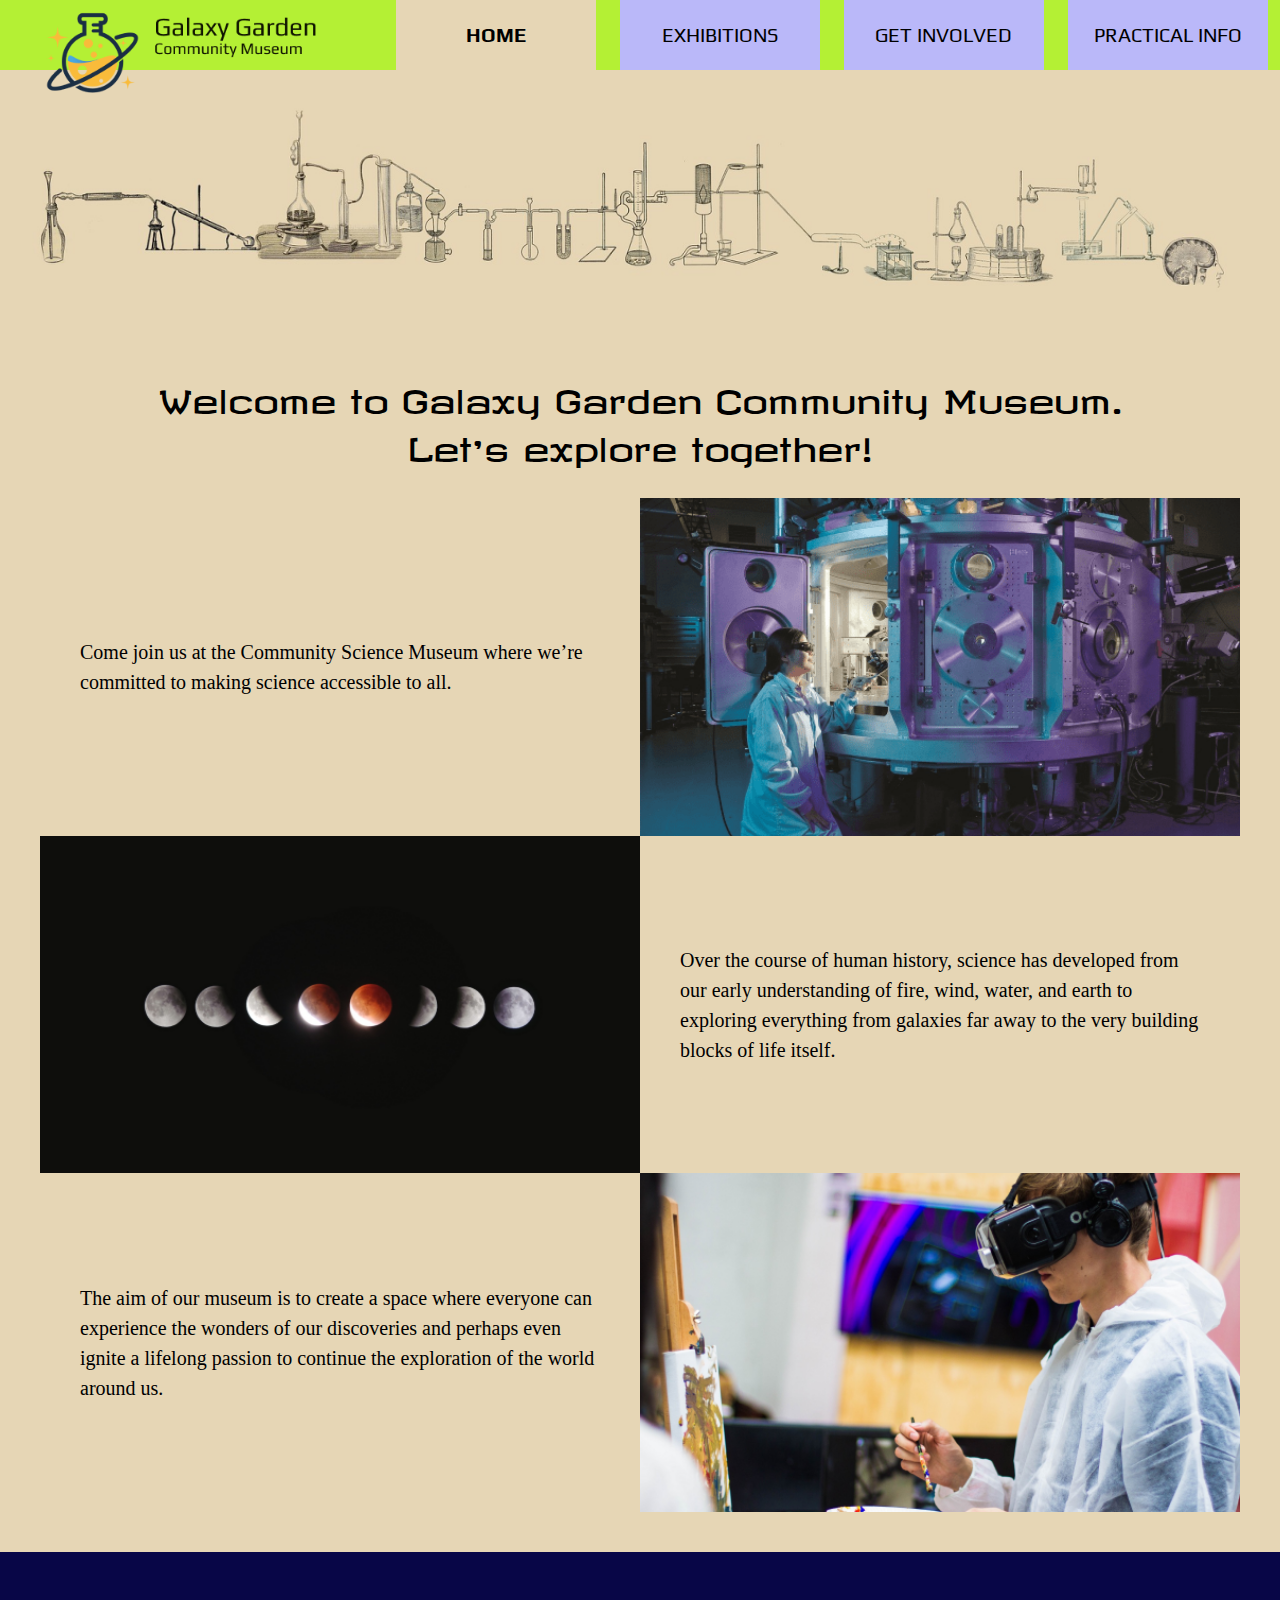
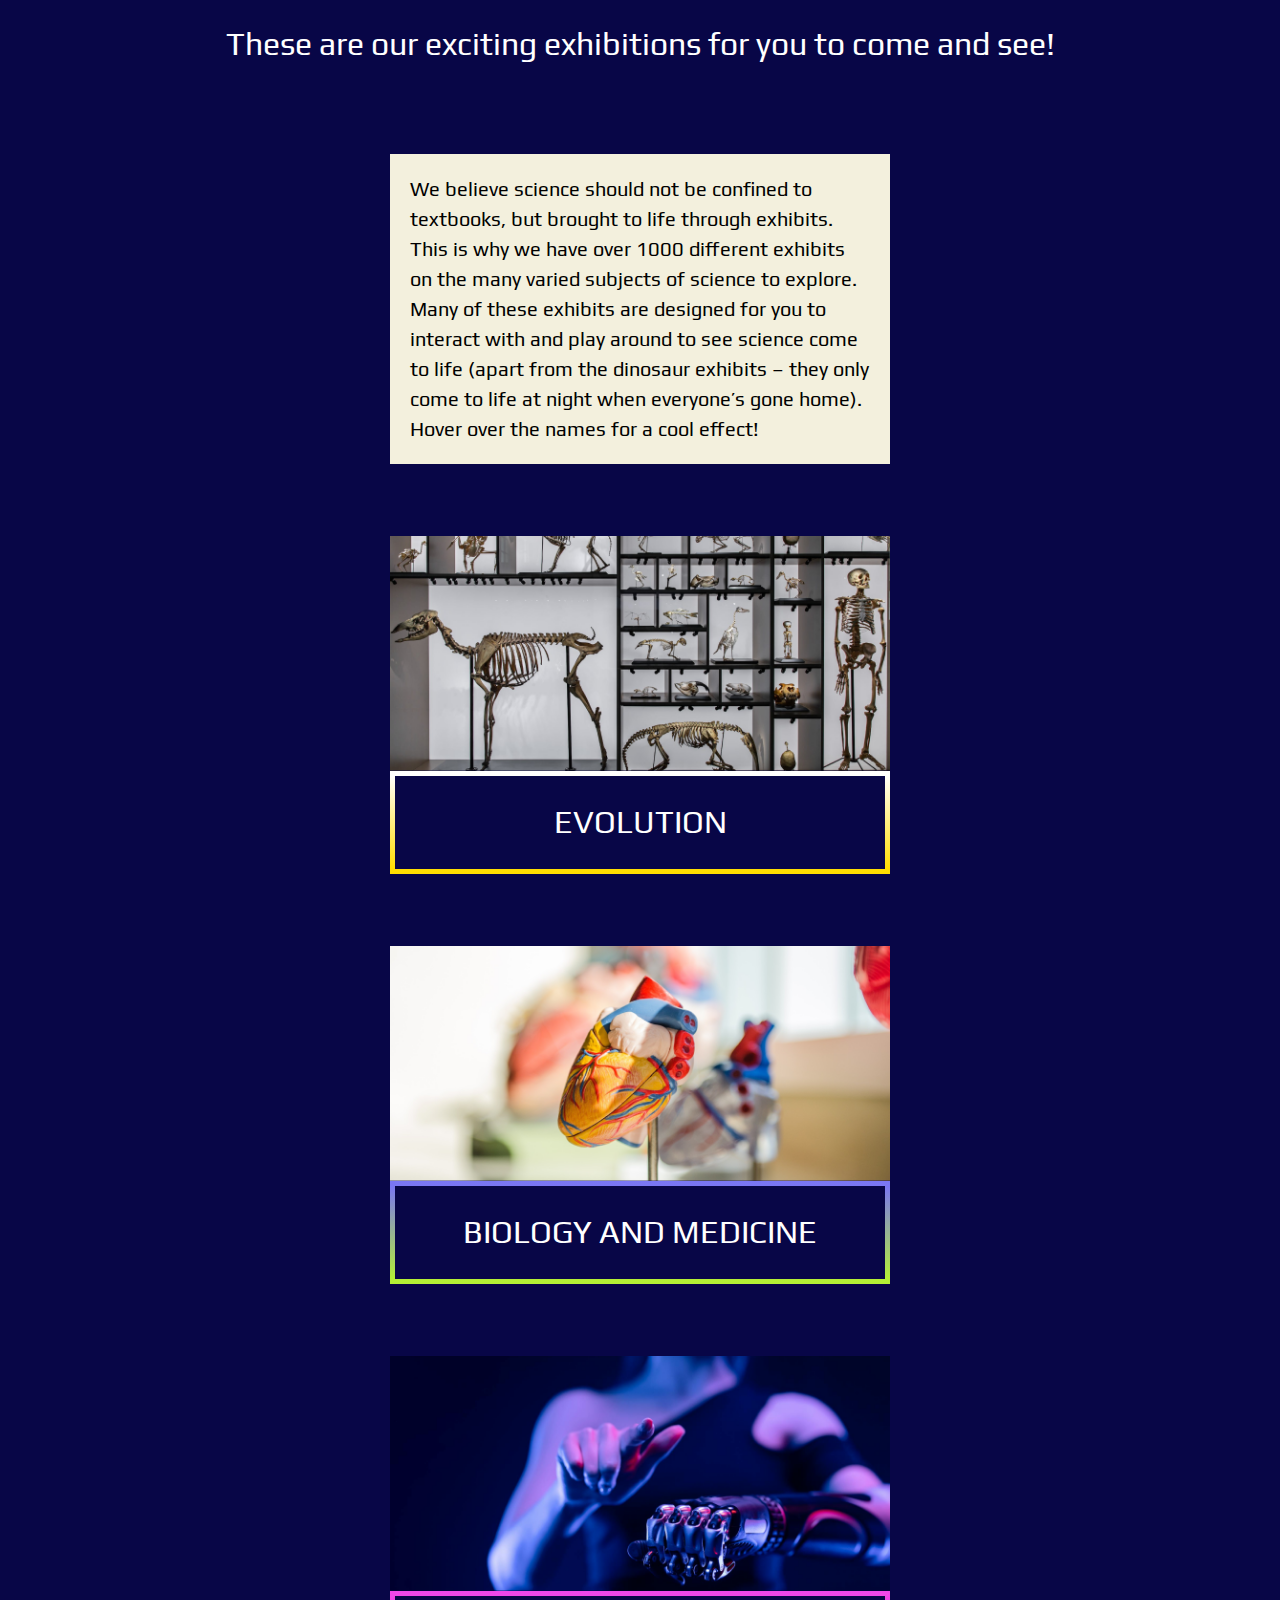
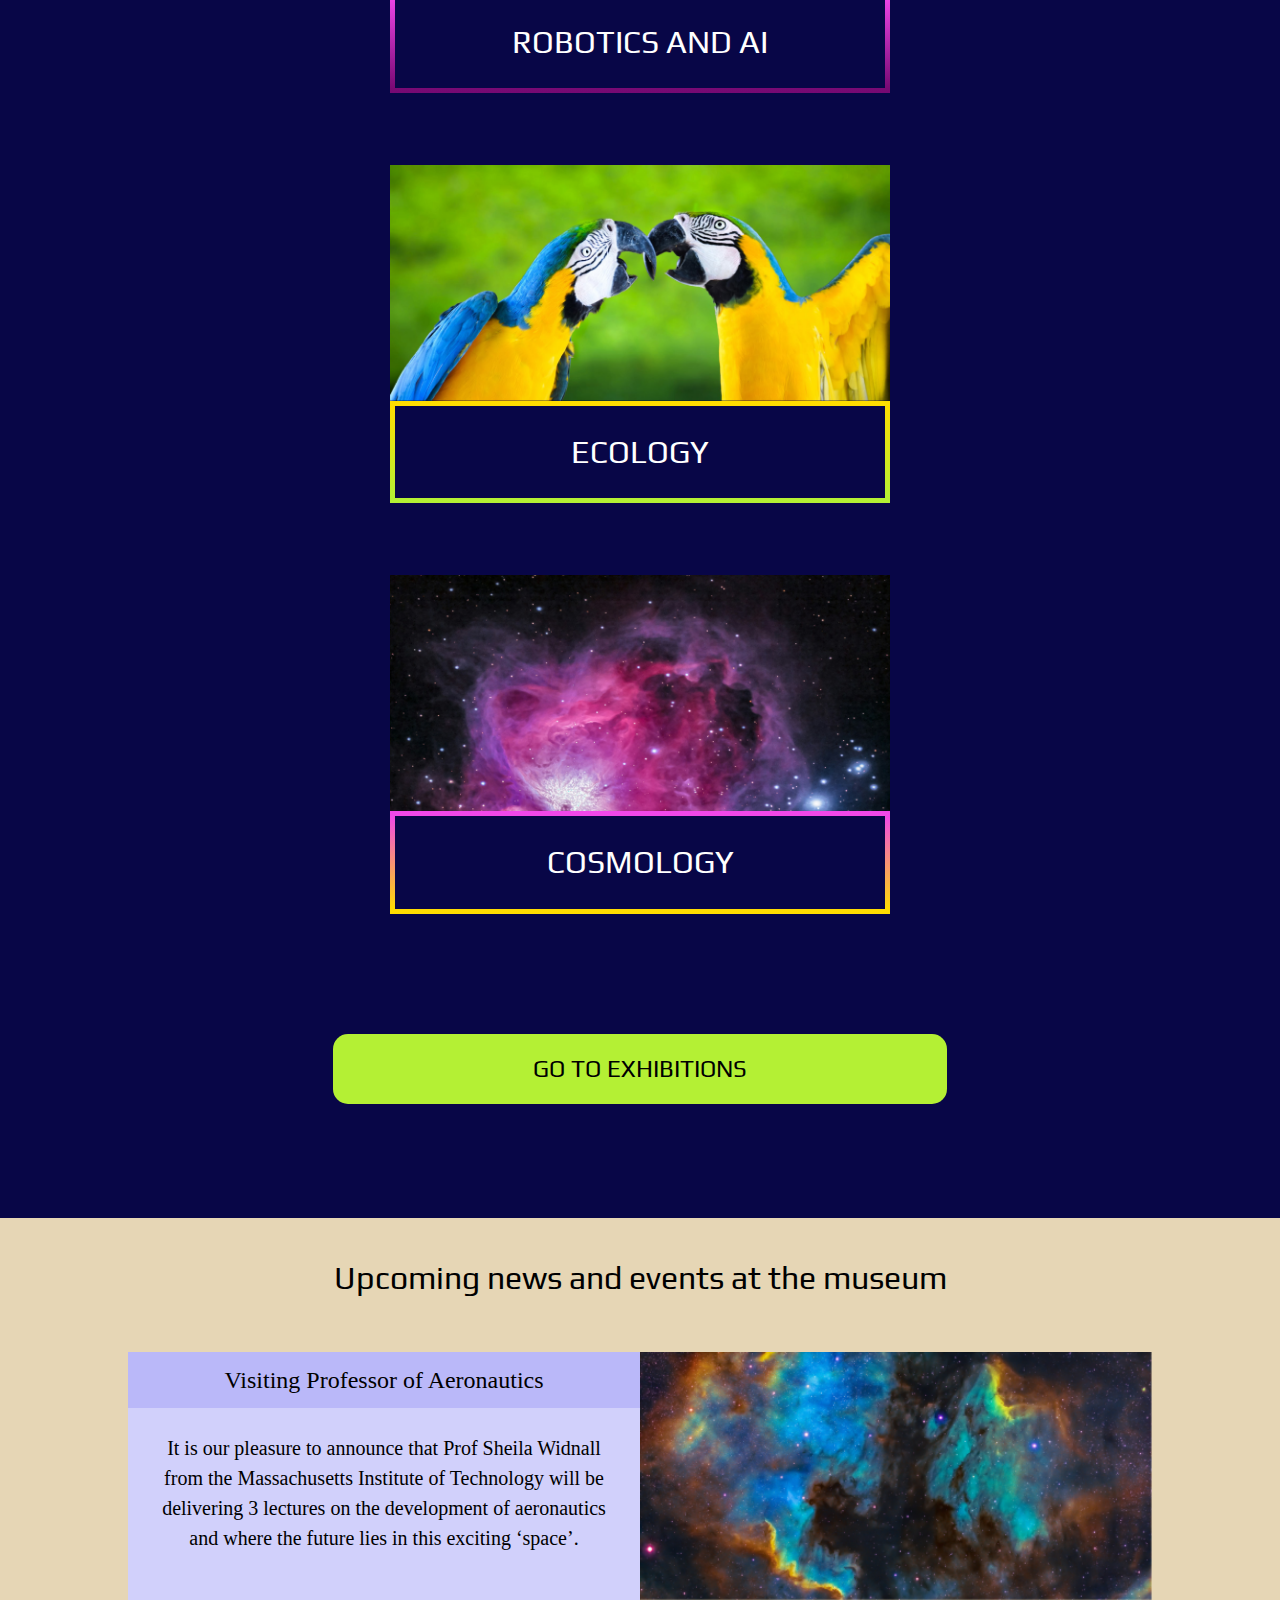
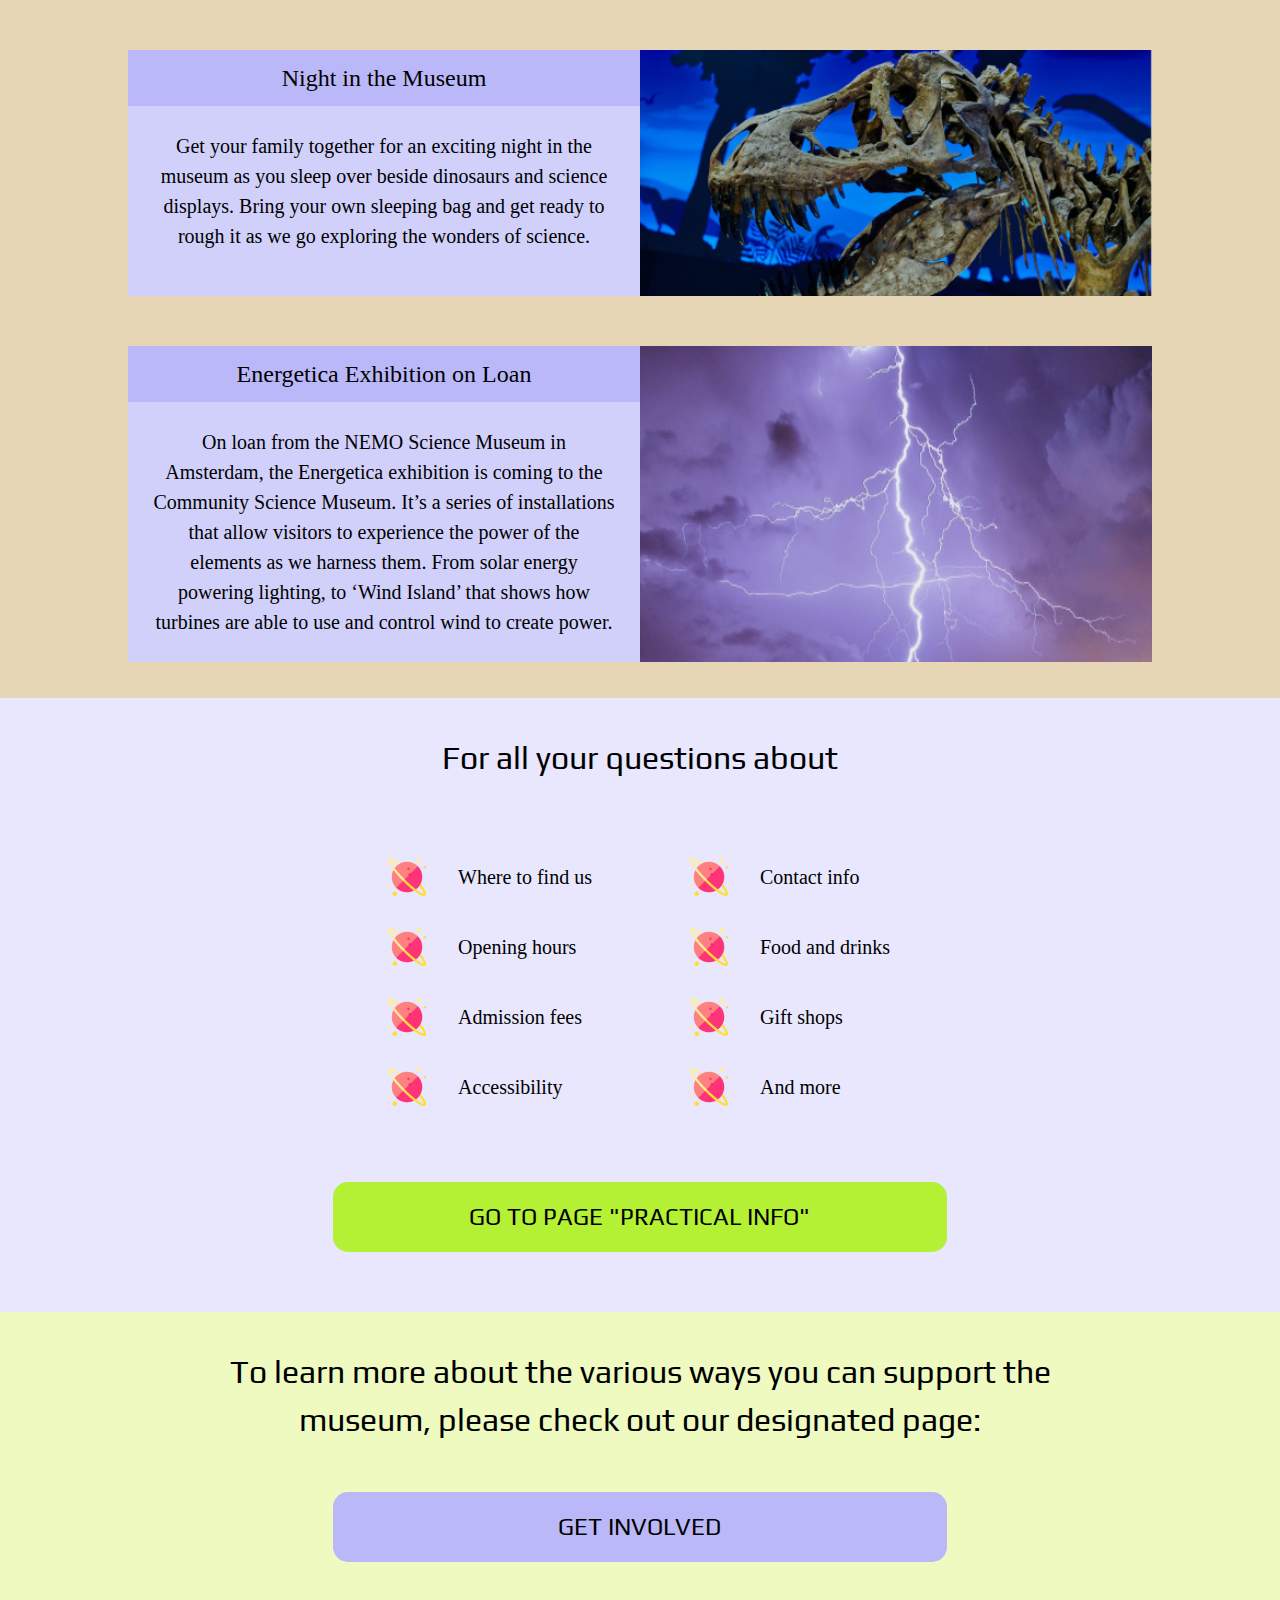
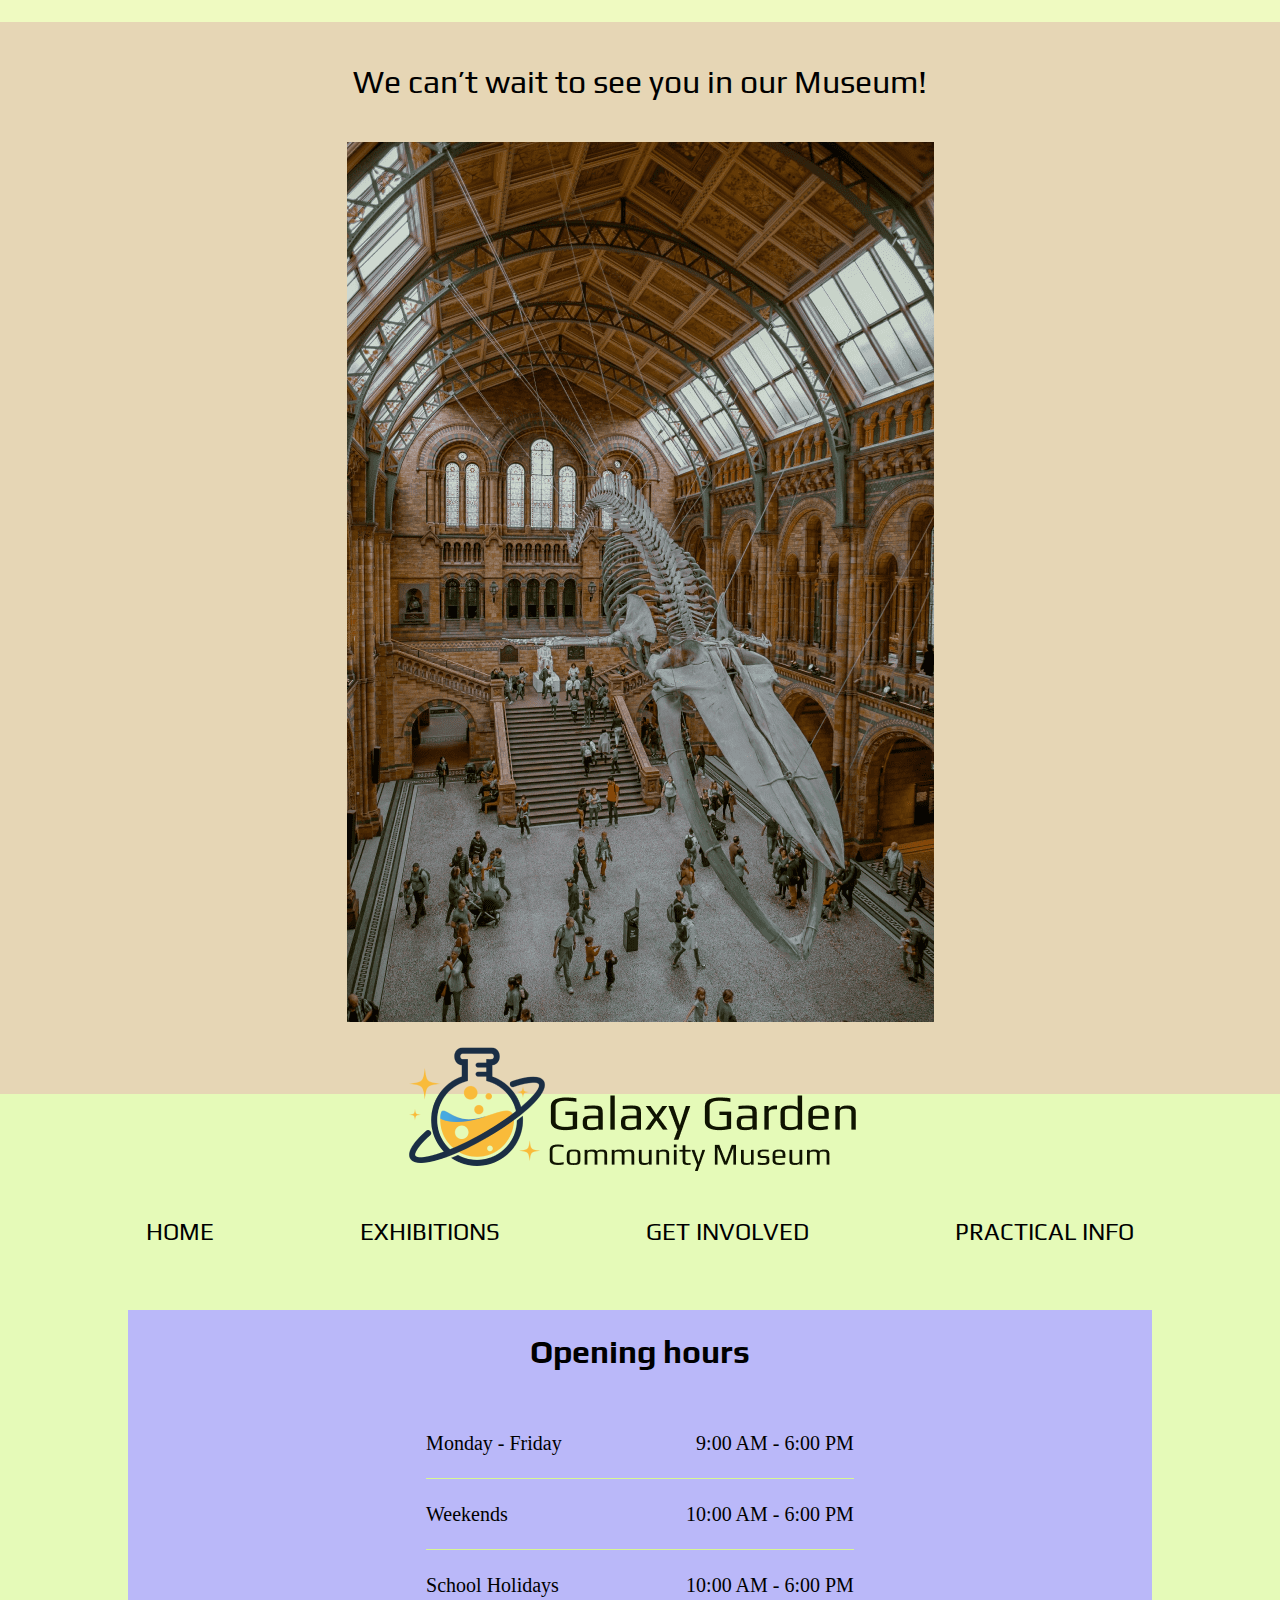
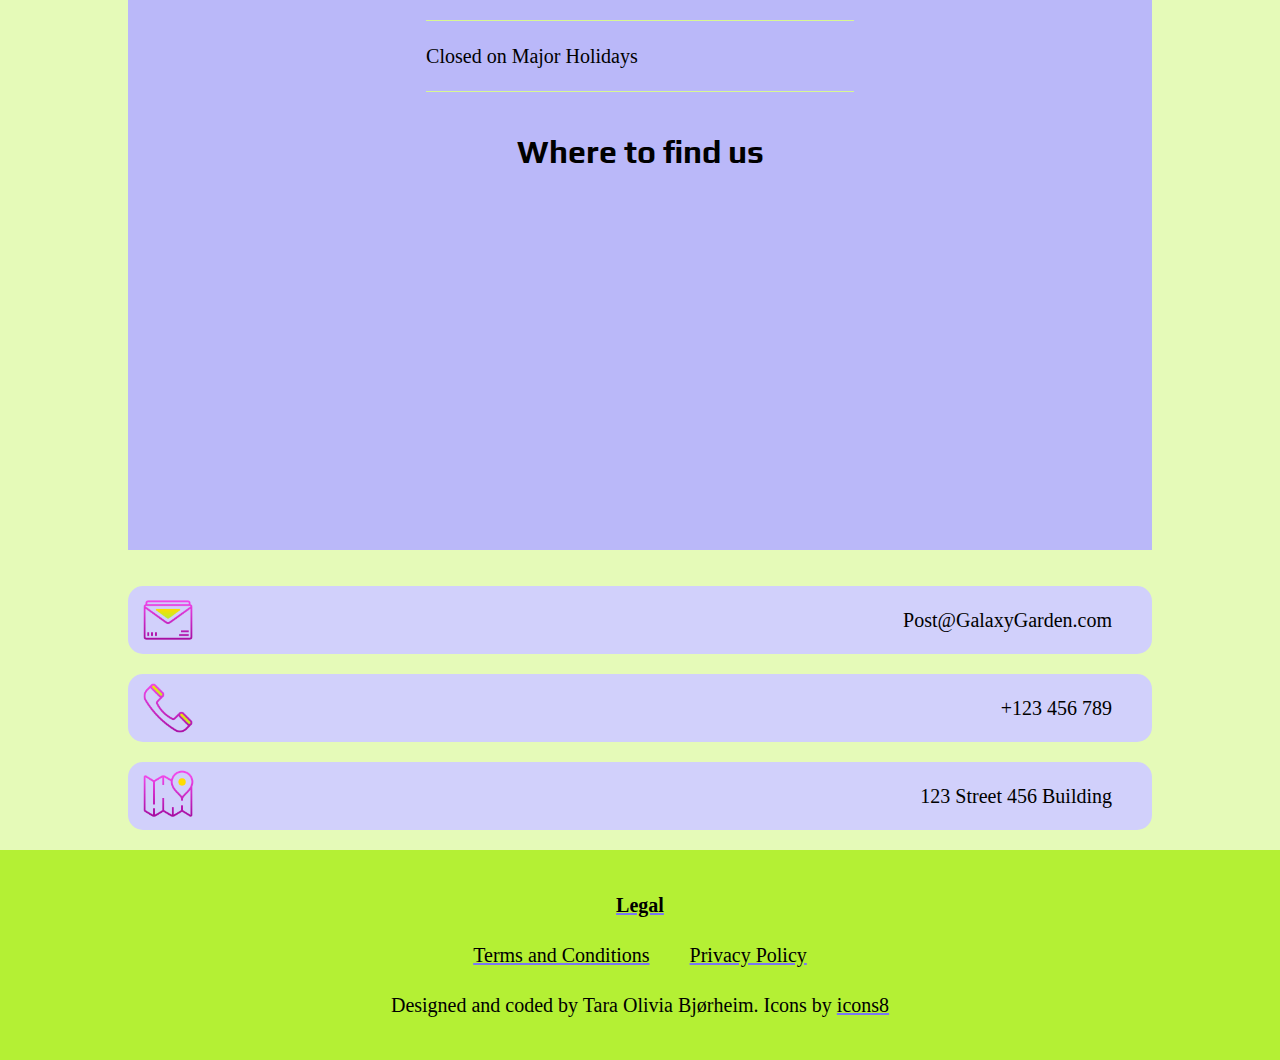
<file: index.html>
<!DOCTYPE html>
<html lang="en">
  <head>
    <meta charset="UTF-8" />
    <meta name="viewport" content="width=device-width, initial-scale=1.0" />
    <meta name="description" content="Explore the intersection of education and wonder at the Galaxy Garden Community Museum. Our exhibits, tailored for a diverse audience including children aged 7-15, ignite curiosity and foster a lifelong passion for learning." />
    <link rel="stylesheet" href="css/styles.css" />
    <link rel="icon" type="image/x-icon" href="Assets/Photos/logo/favicon.png" />
    <style>
      @import url("https://fonts.googleapis.com/css2?family=Noto+Sans:ital,wght@0,100..900;1,100..900&family=Play:wght@400;700&family=Revalia&display=swap");
    </style>
    <title>Home | Galaxy Garden</title>
  </head>

  <body class="bg-primary">
    <nav class="header-nav bg-primary">
      <div class="navbar__content ff-play fs-l text-center">
        <a href="index.html" class="navbar-logo">
          <img src="Assets/Photos/logo/logo.png" alt="Logo of Galaxy Garden Community Museum featuring a stylized test tube and planets." class="logo-primary" />
        </a>
        <div class="navbar-smaller">
          <a href="index.html" class="navbar-logo">
            <img src="Assets/Photos/logo/logo-1line.png" alt="GLogo of Galaxy Garden Community Museum featuring a stylized test tube and planets." class="logo-secondary" />
            <!-- Second logo initially hidden -->
          </a>
        </div>

        <div class="navbar-links">
          <a href="index.html" aria-current="page">
            <div class="navbar__content-item bg-hero">
              <p>HOME</p>
            </div>
          </a>

          <a href="exhibitions.html">
            <div class="navbar__content-item">
              <p>EXHIBITIONS</p>
            </div>
          </a>

          <a href="get-involved.html">
            <div class="navbar__content-item">
              <p>GET INVOLVED</p>
            </div>
          </a>

          <a href="practical-info.html">
            <div class="navbar__content-item">
              <p>PRACTICAL INFO</p>
            </div>
          </a>
        </div>
      </div>
    </nav>

    <header class="bg-hero">
      <div>
        <img id="hero-img" src="Assets/Photos/index/hero.png" alt="Vintage illustration of an elaborate scientific experimental setup." />
      </div>
    </header>

    <main class="bg-hero">
      <section class="index-hero fs-l">
        <h1 class="ff-revalia fs-xxl text-center padding-bottom-1em">
          Welcome to Galaxy Garden Community Museum.
          <br />
          Let’s explore together!
        </h1>
        <div class="index-hero-element index-hero-element-1">
          <div class="text-container">
            <p>Come join us at the Community Science Museum where we’re committed to making science accessible to all.</p>
          </div>
          <img src="Assets/Photos/index/girl-machine.png" alt="Researcher operating a large, complex scientific apparatus in a laboratory setting." />
        </div>

        <div class="index-hero-element index-hero-element-2">
          <img src="Assets/Photos/index/moon-phases.png" alt="Sequence of the moon's phases from new to full and back to new." />
          <div class="text-container">
            <p>Over the course of human history, science has developed from our early understanding of fire, wind, water, and earth to exploring everything from galaxies far away to the very building blocks of life itself.</p>
          </div>
        </div>

        <div class="index-hero-element index-hero-element-3">
          <div class="text-container">
            <p>The aim of our museum is to create a space where everyone can experience the wonders of our discoveries and perhaps even ignite a lifelong passion to continue the exploration of the world around us.</p>
          </div>
          <img src="Assets/Photos/index/vr.png" alt="Individual experiencing virtual reality with a VR headset and handheld controllers." />
        </div>
      </section>

      <section class="exhibition-gallery bg-secondary-dark">
        <div class="content__section">
          <h2 class="ff-play fs-xxl text-center clr-white padding-top-bottom-1em">These are our exciting exhibitions for you to come and see!</h2>

          <div class="exhibition-gallery-wrapper">
            <div class="exhibition-gallery-element ff-noto-sans">
              <p class="bg-background-darker text-left fs-l">We believe science should not be confined to textbooks, but brought to life through exhibits. This is why we have over 1000 different exhibits on the many varied subjects of science to explore. Many of these exhibits are designed for you to interact with and play around to see science come to life (apart from the dinosaur exhibits – they only come to life at night when everyone’s gone home). Hover over the names for a cool effect!</p>
            </div>

            <div class="exhibition-gallery-element">
              <a href="exhibitions.html#evolution">
                <img src="Assets/Photos/index/exhibition-preview/evo.png" alt="A variety of animal skeletons on display in a museum exhibit, including a human skeleton." />
                <div class="exhibition-gallery-element-name evo-gradient evo-glow">EVOLUTION</div>
              </a>
            </div>

            <div class="exhibition-gallery-element">
              <a href="exhibitions.html#biology">
                <img src="Assets/Photos/index/exhibition-preview/bio.png" alt="An anatomical model of a human heart used for educational purposes." />
                <div class="exhibition-gallery-element-name bio-gradient bio-glow">BIOLOGY AND MEDICINE</div>
              </a>
            </div>

            <div class="exhibition-gallery-element">
              <a href="exhibitions.html#ai">
                <img src="Assets/Photos/index/exhibition-preview/ai.png" alt="A human hand poised above a robotic hand, symbolizing advanced robotics technology." />
                <div class="exhibition-gallery-element-name ai-gradient ai-glow">ROBOTICS AND AI</div>
              </a>
            </div>

            <div class="exhibition-gallery-element">
              <a href="exhibitions.html#ecology">
                <img src="Assets/Photos/index/exhibition-preview/eco.png" alt="Two colorful macaw parrots facing each other, as if in conversation." />
                <div class="exhibition-gallery-element-name eco-gradient eco-glow">ECOLOGY</div>
              </a>
            </div>

            <div class="exhibition-gallery-element">
              <a href="exhibitions.html#cosmology">
                <img src="Assets/Photos/index/exhibition-preview/cosmo.png" alt="A vibrant image of a nebula, showcasing the beauty of astronomical phenomena." />
                <div class="exhibition-gallery-element-name cosmo-gradient cosmo-glow">COSMOLOGY</div>
              </a>
            </div>

            <a href="exhibitions.html" class="button bg-primary">GO TO EXHIBITIONS</a>
          </div>
        </div>
      </section>

      <section class="index-news text-center">
        <div class="content__section">
          <h2 class="ff-play fs-xxl text-center">Upcoming news and events at the museum</h2>

          <div class="index-news-element row-reverse">
            <div class="index-news-element-text">
              <h3 class="bg-secondary-2 fs-xl">Visiting Professor of Aeronautics</h3>
              <p class="bg-secondary-3 fs-l">It is our pleasure to announce that Prof Sheila Widnall from the Massachusetts Institute of Technology will be delivering 3 lectures on the development of aeronautics and where the future lies in this exciting ‘space’.</p>
            </div>
            <img class="index-news-element-img" src="Assets/Photos/index/news/news-space.png" alt="A vibrant celestial nebula with swirling hues of blue, gold, and purple, dotted with stars, showcasing the complexity of interstellar formations." />
          </div>

          <div class="index-news-element">
            <div class="index-news-element-text">
              <h3 class="bg-secondary-2 fs-xl">Night in the Museum</h3>
              <p class="bg-secondary-3 fs-l">Get your family together for an exciting night in the museum as you sleep over beside dinosaurs and science displays. Bring your own sleeping bag and get ready to rough it as we go exploring the wonders of science.</p>
            </div>
            <img class="index-news-element-img" src="Assets/Photos/index/news/news-dino.png" alt="The intricate skeletal remains of a Tyrannosaurus rex displayed against a blue backdrop, highlighting its formidable skull and sharp teeth." />
          </div>

          <div class="index-news-element row-reverse">
            <div class="index-news-element-text">
              <h3 class="bg-secondary-2 fs-xl">Energetica Exhibition on Loan</h3>
              <p class="bg-secondary-3 fs-l">On loan from the NEMO Science Museum in Amsterdam, the Energetica exhibition is coming to the Community Science Museum. It’s a series of installations that allow visitors to experience the power of the elements as we harness them. From solar energy powering lighting, to ‘Wind Island’ that shows how turbines are able to use and control wind to create power.</p>
            </div>
            <img class="index-news-element-img" src="Assets/Photos/index/news/news-lightning.png" alt="A dramatic lightning strike illuminating the night sky with branching electric bolts, set against a backdrop of stormy purple clouds." />
          </div>
        </div>
      </section>

      <section class="index-practical-info text-center bg-secondary-4">
        <div class="content__section">
          <h2 class="ff-play fs-xxl">For all your questions about</h2>

          <div class="index-practical-info-list fs-l">
            <div class="index-practical-info-list-part">
              <ul class="text-left">
                <li>Where to find us</li>
                <li>Opening hours</li>
                <li>Admission fees</li>
                <li>Accessibility</li>
              </ul>
            </div>

            <div class="index-practical-info-list-part">
              <ul class="text-left">
                <li>Contact info</li>
                <li>Food and drinks</li>
                <li>Gift shops</li>
                <li>And more</li>
              </ul>
            </div>
          </div>

          <div class="button bg-primary">
            <a href="practical-info.html">go to page "practical info"</a>
          </div>
        </div>
      </section>

      <section class="text-center bg-primary-4">
        <div class="content__section">
          <h2 class="ff-play fs-xxl">To learn more about the various ways you can support the museum, please check out our designated page:</h2>

          <div class="button bg-secondary-2">
            <a href="get-involved.html">get involved</a>
          </div>
        </div>
      </section>

      <section class="text-center">
        <div class="content__section">
          <h2 class="ff-play fs-xxl">We can’t wait to see you in our Museum!</h2>

          <img class="center padding-top-bottom-2em" src="Assets/Photos/index/whale-skeleton.png" alt="Majestic whale skeleton suspended in the grand hall of a natural history museum." />
        </div>
      </section>
    </main>

    <footer>
      <div class="bg-primary-3">
        <a id="footer-logo" href="index.html">
          <img src="Assets/Photos/index/logo.png" alt="Logo of Galaxy Garden Community Museum featuring a stylized test tube and planets." />
        </a>

        <nav>
          <div class="ff-play fs-xl text-center footer-nav">
            <div>
              <a href="index.html">HOME</a>
            </div>
            <div>
              <a href="exhibitions.html">EXHIBITIONS</a>
            </div>
            <div>
              <a href="get-involved.html">GET INVOLVED</a>
            </div>
            <div>
              <a href="practical-info.html">PRACTICAL INFO</a>
            </div>
          </div>
        </nav>

        <div class="content__section">
          <div class="footer-hours-and-map">
            <div class="bg-secondary-2 opening-hours-background">
              <div class="opening-hours fs-l">
                <h3 class="fs-xxl fw-bold ff-play padding-bottom-1em">Opening hours</h3>
                <div class="opening-hour">
                  <p class="day">Monday - Friday</p>
                  <p class="time">9:00 AM - 6:00 PM</p>
                </div>
                <div class="opening-hour">
                  <p class="day">Weekends</p>
                  <p class="time">10:00 AM - 6:00 PM</p>
                </div>
                <div class="opening-hour">
                  <p class="day">School Holidays</p>
                  <p class="time">10:00 AM - 6:00 PM</p>
                </div>
                <div class="opening-hour special-note text-left-m text-left-s">
                  <p class="day">Closed on Major Holidays</p>
                </div>
              </div>
            </div>

            <div class="footer-map">
              <h3 class="fs-xxl fw-bold ff-play text-right padding-bottom-1em">Where to find us</h3>
              <div class="footer-map-container">
                <iframe src="https://www.google.com/maps/embed?pb=!1m18!1m12!1m3!1d61636354.61274505!2d126.0571289062501!3d19.456233596018!2m3!1f0!2f0!3f0!3m2!1i1024!2i768!4f13.1!3m3!1m2!1s0x795400f0f0219a91%3A0x92dfa07897d13593!2sGalaxy%20Garden!5e0!3m2!1sno!2sbe!4v1708618736252!5m2!1sno!2sbe" style="border: 0" allowfullscreen="" loading="lazy" referrerpolicy="no-referrer-when-downgrade" title="Galaxy Garden Community Museum Location"></iframe>
              </div>
            </div>
          </div>
        </div>

        <div class="contact-info-wrapper fs-l">
          <div class="contact-info-element">
            <img src="Assets/Photos/contact/icons8-email.png" alt="Pink envelope icon" />
            <p>Post@GalaxyGarden.com</p>
          </div>
          <div class="contact-info-element">
            <img src="Assets/Photos/contact/icons8-phone.png" alt="Pink telephone icon" />
            <p>+123 456 789</p>
          </div>
          <div class="contact-info-element">
            <img src="Assets/Photos/contact/icons8-map-marker.png" alt="Pink placement pin icon" />
            <p>123 Street 456 Building</p>
          </div>
        </div>

        <div class="bg-primary text-center fs-l flex footer-legal">
          <div class="content__section">
            <a class="fw-bold" href="documents.html">Legal</a>
            <div class="flex padding-top-bottom-1em">
              <a href="documents.html">Terms and Conditions</a>
              <a href="documents.html">Privacy Policy</a>
            </div>
            <p>
              Designed and coded by Tara Olivia Bjørheim. Icons by
              <a href="https://icons8.com/">icons8</a>
            </p>
          </div>
        </div>
      </div>
    </footer>
  </body>
</html>
</file>
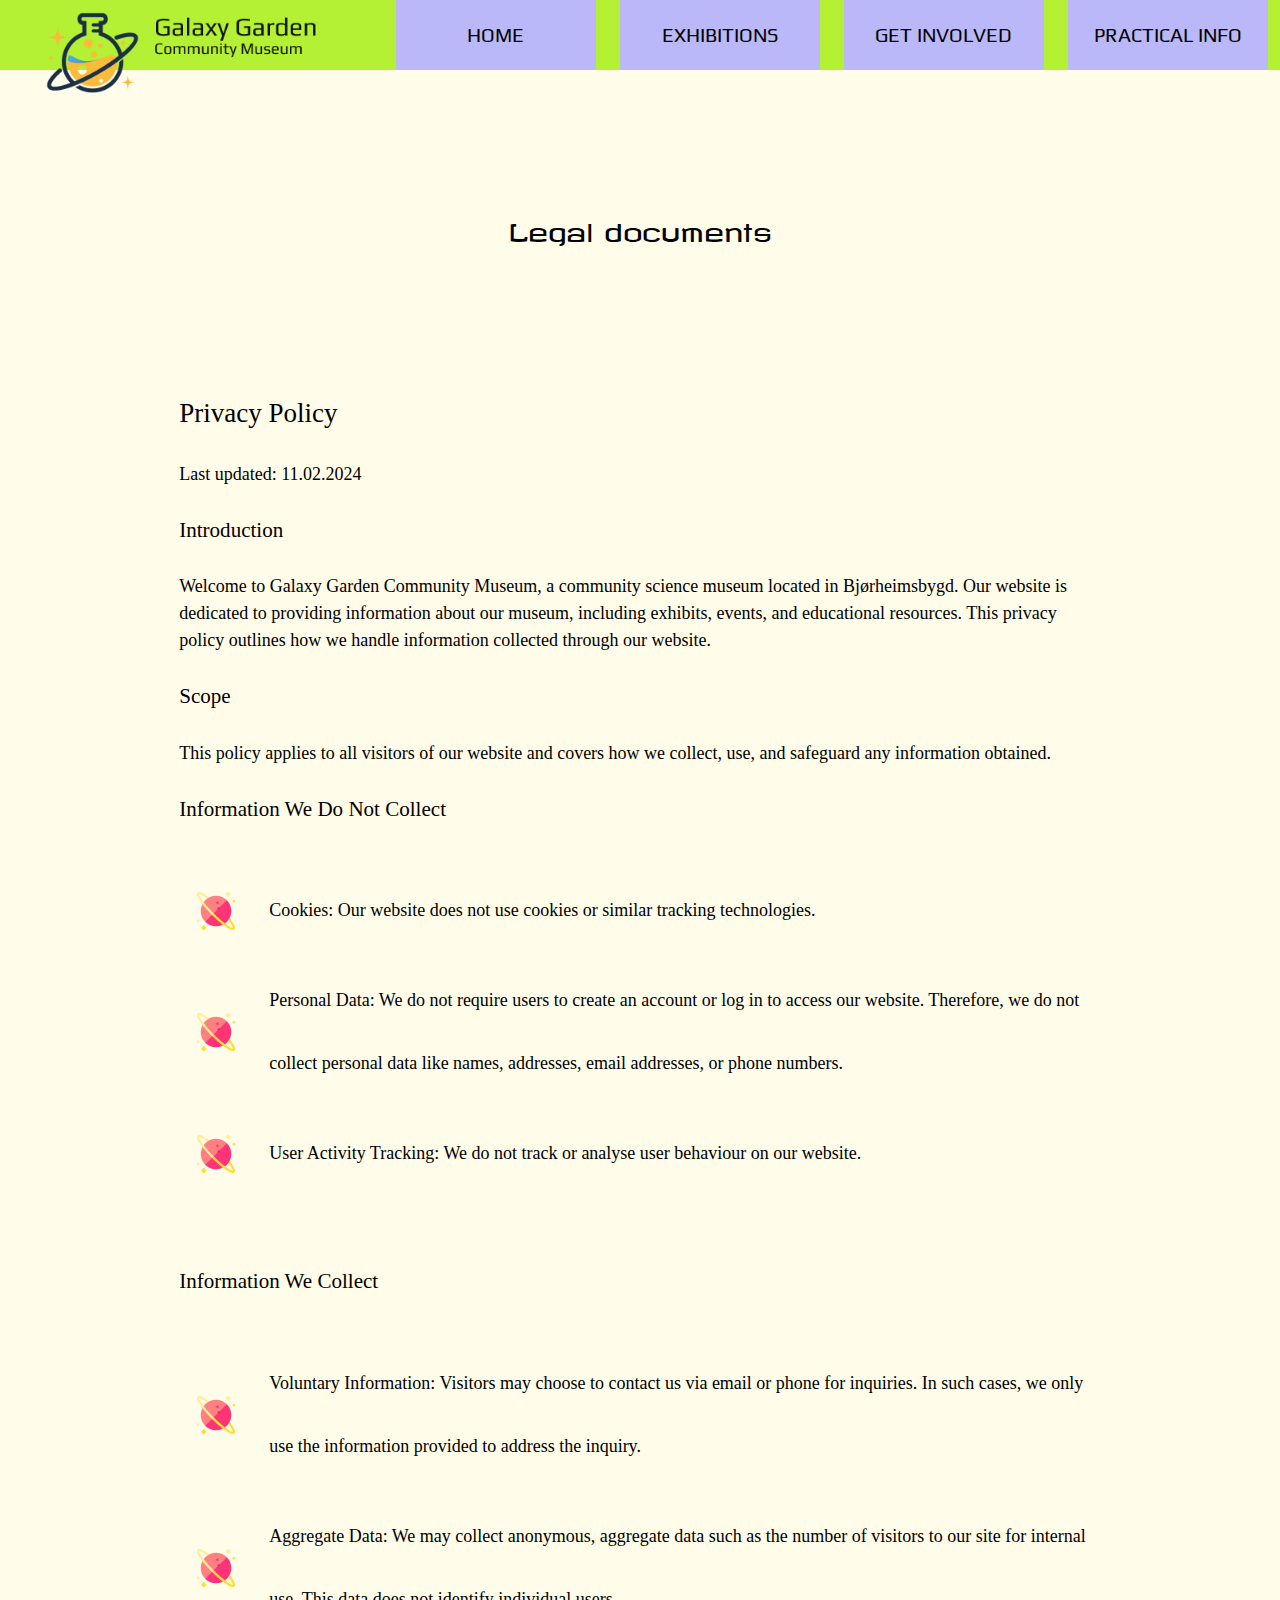
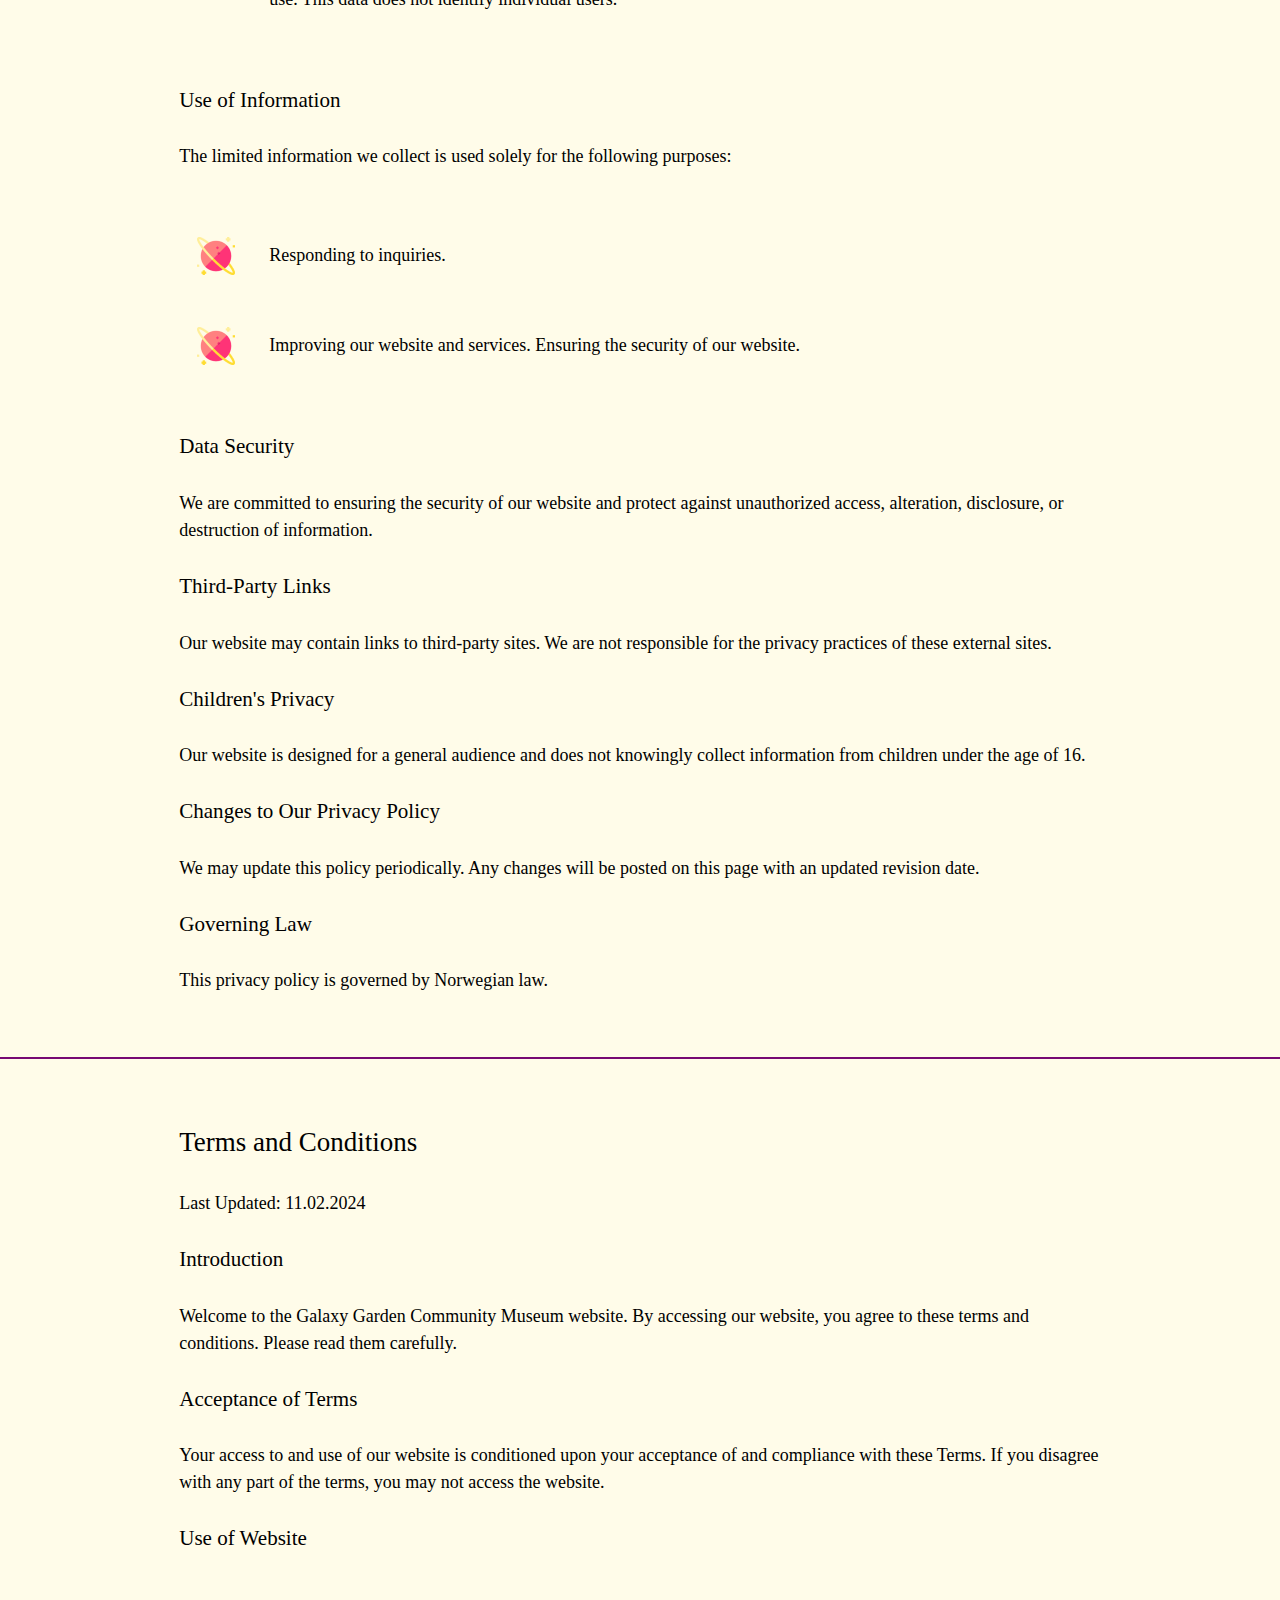
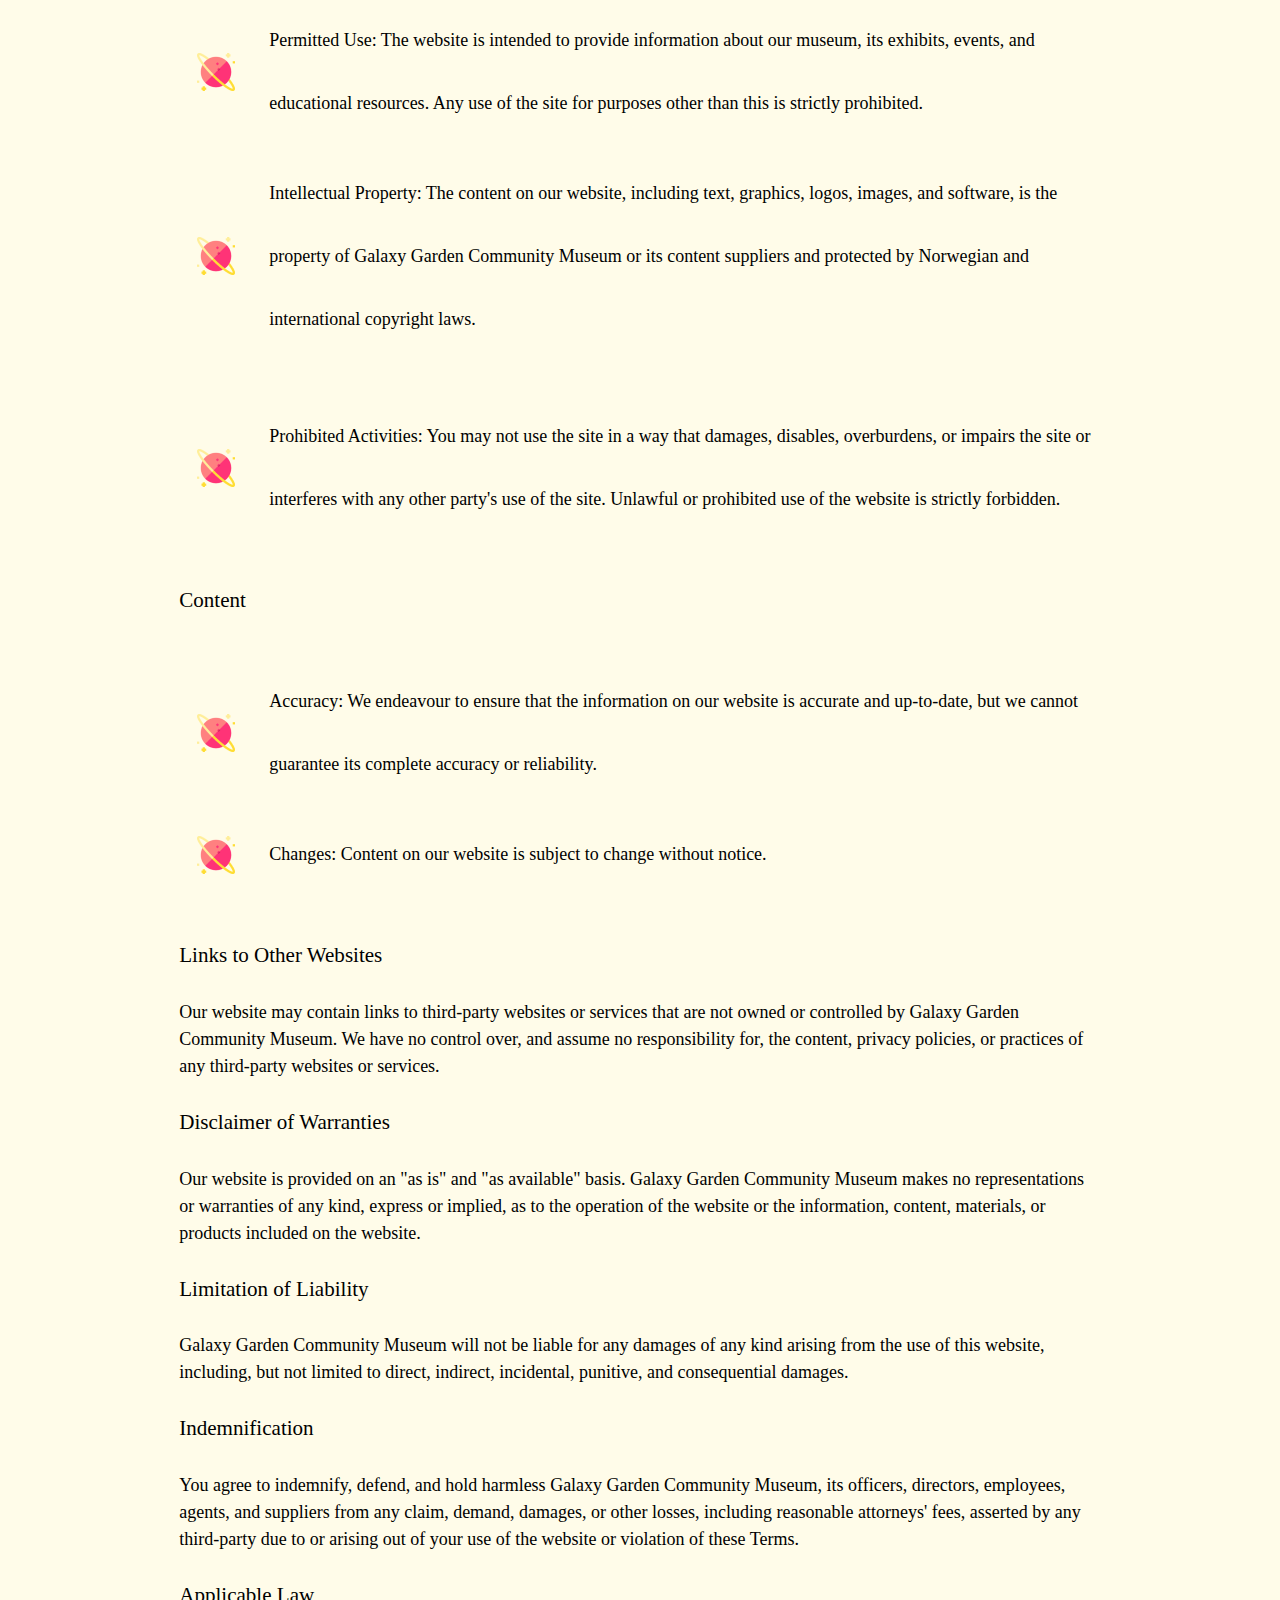
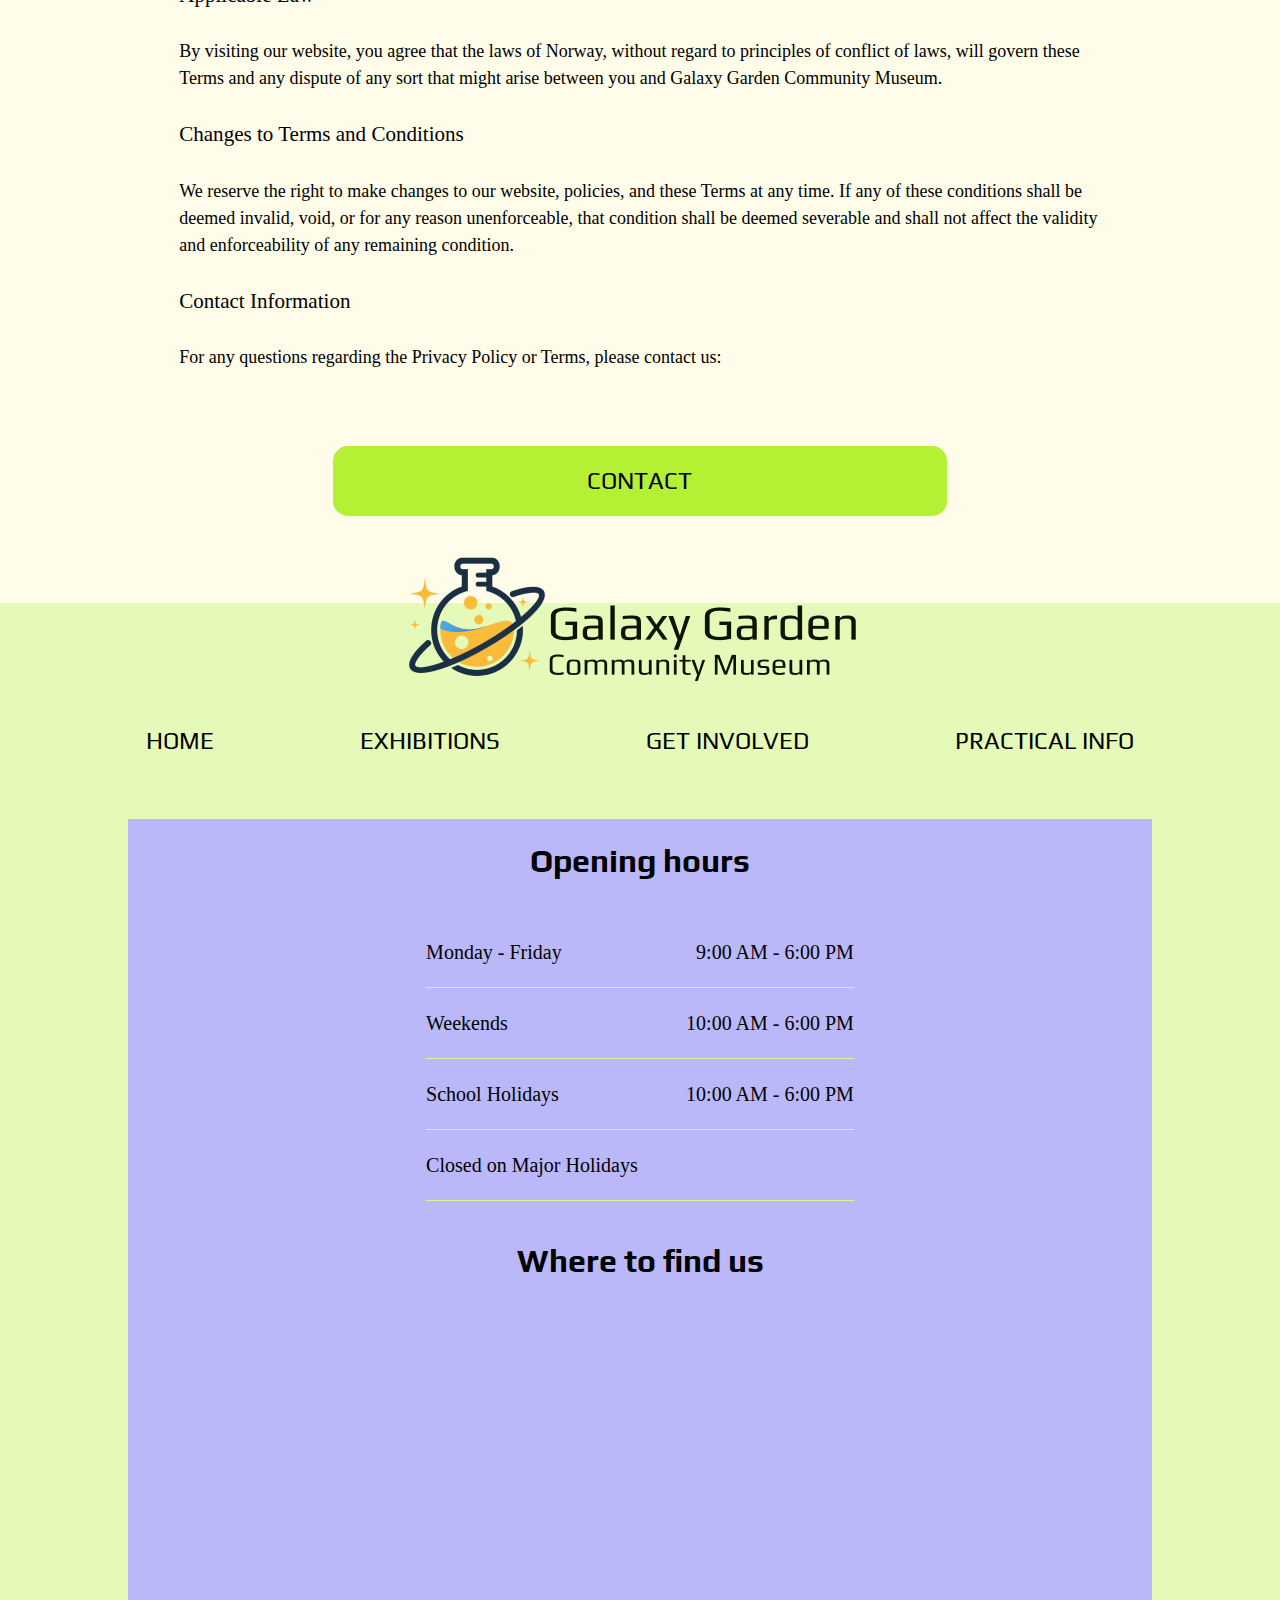
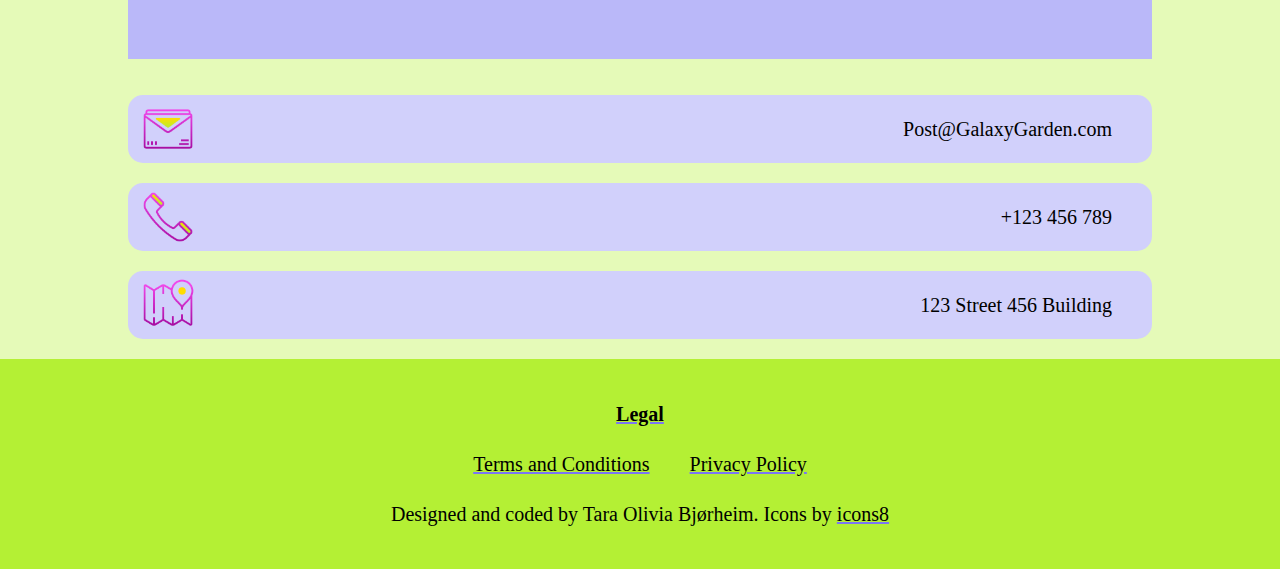
<file: documents.html>
<!DOCTYPE html>
<html lang="en">
  <head>
    <meta charset="UTF-8" />
    <meta name="viewport" content="width=device-width, initial-scale=1.0" />
    <meta name="description" content="Review the Galaxy Garden Community Museum's Privacy Policy and Terms & Conditions in one place. Learn about our commitment to safeguarding your privacy and ensuring a respectful and enjoyable experience for all visitors." />
    <link rel="stylesheet" href="css/styles.css" />
    <link rel="icon" type="image/x-icon" href="Assets/Photos/logo/favicon.png" />
    <style>
      @import url("https://fonts.googleapis.com/css2?family=Noto+Sans:ital,wght@0,100..900;1,100..900&family=Play:wght@400;700&family=Revalia&display=swap");
    </style>
    <title>Legal | Galaxy Garden</title>
  </head>

  <body class="bg-background" id="documents">
    <nav class="header-nav">
      <div class="navbar__content ff-play fs-l text-center">
        <a href="index.html" class="navbar-logo">
          <img src="Assets/Photos/logo/logo.png" alt="Logo of Galaxy Garden Community Museum featuring a stylized test tube and planets." class="logo-primary" />
        </a>
        <div class="navbar-smaller">
          <a href="index.html" class="navbar-logo">
            <img src="Assets/Photos/logo/logo-1line.png" alt="GLogo of Galaxy Garden Community Museum featuring a stylized test tube and planets." class="logo-secondary" />
            <!-- Second logo initially hidden -->
          </a>
        </div>

        <div class="navbar-links">
          <a href="index.html">
            <div class="navbar__content-item">
              <p>HOME</p>
            </div>
          </a>

          <a href="exhibitions.html">
            <div class="navbar__content-item">
              <p>EXHIBITIONS</p>
            </div>
          </a>

          <a href="get-involved.html">
            <div class="navbar__content-item">
              <p>GET INVOLVED</p>
            </div>
          </a>

          <a href="practical-info.html">
            <div class="navbar__content-item">
              <p>PRACTICAL INFO</p>
            </div>
          </a>
        </div>
      </div>
    </nav>

    <header class="text-center">
      <h1 class="ff-revalia fs-xl padding-top-bottom-2em">Legal documents</h1>
    </header>
    <main class="center legal">
      <section class="content__section pre-line">
        <h2>Privacy Policy</h2>
        <p>Last updated: 11.02.2024</p>
        <h3>Introduction</h3>
        <p>Welcome to Galaxy Garden Community Museum, a community science museum located in Bjørheimsbygd. Our website is dedicated to providing information about our museum, including exhibits, events, and educational resources. This privacy policy outlines how we handle information collected through our website.</p>
        <h3>Scope</h3>
        <p>This policy applies to all visitors of our website and covers how we collect, use, and safeguard any information obtained.</p>
        <h3>Information We Do Not Collect</h3>
        <ul>
          <li>Cookies: Our website does not use cookies or similar tracking technologies.</li>
          <li>Personal Data: We do not require users to create an account or log in to access our website. Therefore, we do not collect personal data like names, addresses, email addresses, or phone numbers.</li>
          <li>User Activity Tracking: We do not track or analyse user behaviour on our website.</li>
        </ul>
        <p></p>
        <h3>Information We Collect</h3>
        <ul>
          <li>Voluntary Information: Visitors may choose to contact us via email or phone for inquiries. In such cases, we only use the information provided to address the inquiry.</li>
          <li>Aggregate Data: We may collect anonymous, aggregate data such as the number of visitors to our site for internal use. This data does not identify individual users.</li>
        </ul>
        <h3>Use of Information</h3>
        <p>The limited information we collect is used solely for the following purposes:</p>
        <ul>
          <li>Responding to inquiries.</li>
          <li>Improving our website and services. Ensuring the security of our website.</li>
        </ul>
        <h3>Data Security</h3>
        <p>We are committed to ensuring the security of our website and protect against unauthorized access, alteration, disclosure, or destruction of information.</p>
        <h3>Third-Party Links</h3>
        <p>Our website may contain links to third-party sites. We are not responsible for the privacy practices of these external sites.</p>
        <h3>Children's Privacy</h3>
        <p>Our website is designed for a general audience and does not knowingly collect information from children under the age of 16.</p>
        <h3>Changes to Our Privacy Policy</h3>
        <p>We may update this policy periodically. Any changes will be posted on this page with an updated revision date.</p>
        <h3>Governing Law</h3>
        <p>This privacy policy is governed by Norwegian law.</p>
      </section>
      <div class="decorative-line bg-accent-darkest"></div>
      <section class="content__section pre-line">
        <h2>Terms and Conditions</h2>
        <p>Last Updated: 11.02.2024</p>
        <h3>Introduction</h3>
        <p>Welcome to the Galaxy Garden Community Museum website. By accessing our website, you agree to these terms and conditions. Please read them carefully.</p>
        <h3>Acceptance of Terms</h3>
        <p>Your access to and use of our website is conditioned upon your acceptance of and compliance with these Terms. If you disagree with any part of the terms, you may not access the website.</p>
        <h3>Use of Website</h3>
        <ul>
          <li>Permitted Use: The website is intended to provide information about our museum, its exhibits, events, and educational resources. Any use of the site for purposes other than this is strictly prohibited.</li>
          <li>Intellectual Property: The content on our website, including text, graphics, logos, images, and software, is the property of Galaxy Garden Community Museum or its content suppliers and protected by Norwegian and international copyright laws.</li>
          <li></li>
          <li>Prohibited Activities: You may not use the site in a way that damages, disables, overburdens, or impairs the site or interferes with any other party's use of the site. Unlawful or prohibited use of the website is strictly forbidden.</li>
        </ul>
        <h3>Content</h3>
        <ul>
          <li>Accuracy: We endeavour to ensure that the information on our website is accurate and up-to-date, but we cannot guarantee its complete accuracy or reliability.</li>
          <li>Changes: Content on our website is subject to change without notice.</li>
        </ul>
        <h3>Links to Other Websites</h3>
        <p>Our website may contain links to third-party websites or services that are not owned or controlled by Galaxy Garden Community Museum. We have no control over, and assume no responsibility for, the content, privacy policies, or practices of any third-party websites or services.</p>
        <h3>Disclaimer of Warranties</h3>
        <p>Our website is provided on an "as is" and "as available" basis. Galaxy Garden Community Museum makes no representations or warranties of any kind, express or implied, as to the operation of the website or the information, content, materials, or products included on the website.</p>
        <h3>Limitation of Liability</h3>
        <p>Galaxy Garden Community Museum will not be liable for any damages of any kind arising from the use of this website, including, but not limited to direct, indirect, incidental, punitive, and consequential damages.</p>
        <h3>Indemnification</h3>
        <p>You agree to indemnify, defend, and hold harmless Galaxy Garden Community Museum, its officers, directors, employees, agents, and suppliers from any claim, demand, damages, or other losses, including reasonable attorneys' fees, asserted by any third-party due to or arising out of your use of the website or violation of these Terms.</p>
        <h3>Applicable Law</h3>
        <p>By visiting our website, you agree that the laws of Norway, without regard to principles of conflict of laws, will govern these Terms and any dispute of any sort that might arise between you and Galaxy Garden Community Museum.</p>
        <h3>Changes to Terms and Conditions</h3>
        <p>We reserve the right to make changes to our website, policies, and these Terms at any time. If any of these conditions shall be deemed invalid, void, or for any reason unenforceable, that condition shall be deemed severable and shall not affect the validity and enforceability of any remaining condition.</p>
        <h3>Contact Information</h3>
        <p>For any questions regarding the Privacy Policy or Terms, please contact us:</p>
        <a href="practical-info.html#contact-form-section" class="button bg-primary">contact</a>
      </section>
    </main>
    <footer>
      <div class="bg-primary-3">
        <a id="footer-logo" href="index.html">
          <img src="Assets/Photos/index/logo.png" alt="Galaxy Garden Community Museum logo. A test tube with yellow liquid surrounded by stars and a planet-ring" />
        </a>

        <nav>
          <div class="ff-play fs-xl text-center footer-nav">
            <div>
              <a href="index.html">HOME</a>
            </div>
            <div>
              <a href="exhibitions.html">EXHIBITIONS</a>
            </div>
            <div>
              <a href="get-involved.html">GET INVOLVED</a>
            </div>
            <div>
              <a href="practical-info.html">PRACTICAL INFO</a>
            </div>
          </div>
        </nav>

        <div class="content__section">
          <div class="footer-hours-and-map">
            <div class="bg-secondary-2 opening-hours-background">
              <div class="opening-hours fs-l">
                <h3 class="fs-xxl fw-bold ff-play padding-bottom-1em">Opening hours</h3>
                <div class="opening-hour">
                  <p class="day">Monday - Friday</p>
                  <p class="time">9:00 AM - 6:00 PM</p>
                </div>
                <div class="opening-hour">
                  <p class="day">Weekends</p>
                  <p class="time">10:00 AM - 6:00 PM</p>
                </div>
                <div class="opening-hour">
                  <p class="day">School Holidays</p>
                  <p class="time">10:00 AM - 6:00 PM</p>
                </div>
                <div class="opening-hour special-note text-left-m text-left-s">
                  <p class="day">Closed on Major Holidays</p>
                </div>
              </div>
            </div>

            <div class="footer-map">
              <h3 class="fs-xxl fw-bold ff-play text-right padding-bottom-1em">Where to find us</h3>
              <div class="footer-map-container">
                <iframe src="https://www.google.com/maps/embed?pb=!1m18!1m12!1m3!1d61636354.61274505!2d126.0571289062501!3d19.456233596018!2m3!1f0!2f0!3f0!3m2!1i1024!2i768!4f13.1!3m3!1m2!1s0x795400f0f0219a91%3A0x92dfa07897d13593!2sGalaxy%20Garden!5e0!3m2!1sno!2sbe!4v1708618736252!5m2!1sno!2sbe" style="border: 0" allowfullscreen="" loading="lazy" referrerpolicy="no-referrer-when-downgrade" title="Galaxy Garden Community Museum Location"></iframe>
              </div>
            </div>
          </div>
        </div>

        <div class="contact-info-wrapper fs-l">
          <div class="contact-info-element">
            <img src="Assets/Photos/contact/icons8-email.png" alt="Pink envelope icon" />
            <p>Post@GalaxyGarden.com</p>
          </div>
          <div class="contact-info-element">
            <img src="Assets/Photos/contact/icons8-phone.png" alt="Pink telephone icon" />
            <p>+123 456 789</p>
          </div>
          <div class="contact-info-element">
            <img src="Assets/Photos/contact/icons8-map-marker.png" alt="Pink placement pin icon" />
            <p>123 Street 456 Building</p>
          </div>
        </div>

        <div class="bg-primary text-center fs-l flex footer-legal">
          <div class="content__section">
            <a class="fw-bold" href="documents.html">Legal</a>
            <div class="flex padding-top-bottom-1em">
              <a href="documents.html">Terms and Conditions</a>
              <a href="documents.html">Privacy Policy</a>
            </div>
            <p>
              Designed and coded by Tara Olivia Bjørheim. Icons by
              <a href="https://icons8.com/">icons8</a>
            </p>
          </div>
        </div>
      </div>
    </footer>
  </body>
</html>
</file>
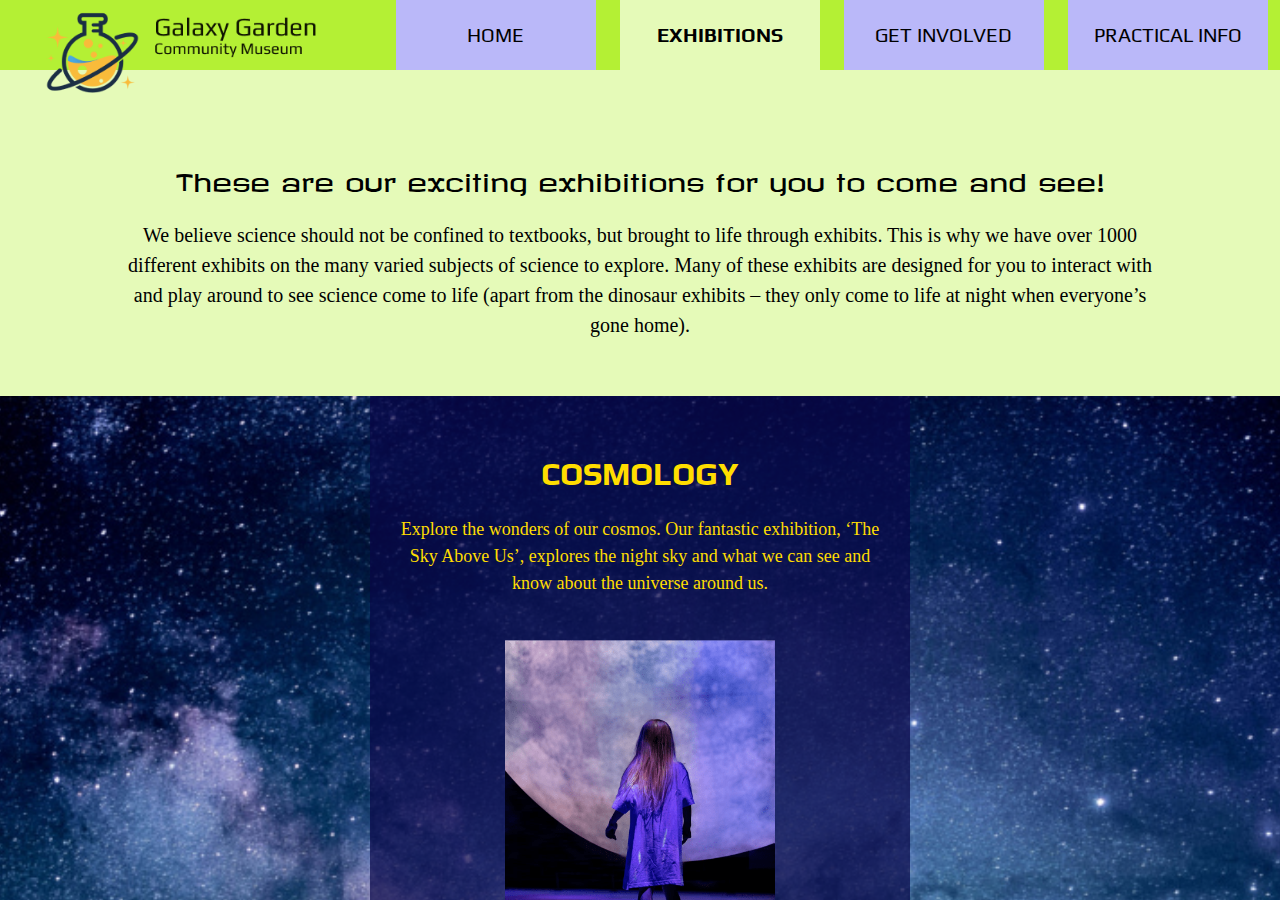
<file: exhibitions.html>
<!DOCTYPE html>
<html lang="en">
  <head>
    <meta charset="UTF-8" />
    <meta name="viewport" content="width=device-width, initial-scale=1.0" />
    <meta name="description" content="Discover the latest exhibitions at the Galaxy Garden Community Museum. Our carefully curated events and displays offer insights into the wonders of the universe, designed to captivate visitors of all ages." />
    <link rel="stylesheet" href="css/styles.css" />
    <link rel="icon" type="image/x-icon" href="Assets/Photos/logo/favicon.png" />
    <style>
      @import url("https://fonts.googleapis.com/css2?family=Noto+Sans:ital,wght@0,100..900;1,100..900&family=Play:wght@400;700&family=Revalia&display=swap");
    </style>
    <title>Exhibitions | Galaxy Garden</title>
  </head>

  <body>
    <div class="scroll-container">
      <nav class="header-nav header-nav-exhibitions">
        <div class="navbar__content ff-play fs-l text-center">
          <a href="index.html">
            <img src="Assets/Photos/logo/logo.png" alt="Logo of Galaxy Garden Community Museum featuring a stylized test tube and planets." class="logo-primary" />
          </a>
          <div class="navbar-smaller">
            <a href="index.html">
              <img src="Assets/Photos/logo/logo-1line.png" alt="GLogo of Galaxy Garden Community Museum featuring a stylized test tube and planets." class="logo-secondary" />
              <!-- Second logo initially hidden -->
            </a>
          </div>

          <div class="navbar-links">
            <a href="index.html">
              <div class="navbar__content-item">
                <p>HOME</p>
              </div>
            </a>

            <a href="exhibitions.html" aria-current="page">
              <div class="navbar__content-item bg-primary-3">
                <p>EXHIBITIONS</p>
              </div>
            </a>

            <a href="get-involved.html">
              <div class="navbar__content-item">
                <p>GET INVOLVED</p>
              </div>
            </a>

            <a href="practical-info.html">
              <div class="navbar__content-item">
                <p>PRACTICAL INFO</p>
              </div>
            </a>
          </div>
        </div>
      </nav>

      <header class="bg-primary-3 text-center header__exhibitions">
        <section class="content__section-header">
          <h1 class="ff-revalia fs-xl padding-bottom-1em">These are our exciting exhibitions for you to come and see!</h1>
          <p class="fs-l padding-bottom-1em">We believe science should not be confined to textbooks, but brought to life through exhibits. This is why we have over 1000 different exhibits on the many varied subjects of science to explore. Many of these exhibits are designed for you to interact with and play around to see science come to life (apart from the dinosaur exhibits – they only come to life at night when everyone’s gone home).</p>
        </section>
      </header>

      <main class="text-center">
        <!-- Cosmology Section -->
        <section class="exhibition-cosmology" id="cosmology">
          <div class="exhibition-item exhibition-item-cosmology">
            <h2 class="ff-play fw-bold fs-xxl">COSMOLOGY</h2>
            <p>Explore the wonders of our cosmos. Our fantastic exhibition, ‘The Sky Above Us’, explores the night sky and what we can see and know about the universe around us.</p>
            <img src="Assets/Photos/exhibitions/cos.png" alt="A child silhouetted against a large, luminescent projection of the moon in a dark room." />
            <p>We’ll locate the various constellations and galaxies that can be seen and learn a bit about the early navigators who used the stars to travel by. Follow the journey of our solar exploration: from early Arab traders, to Galileo’s telescope, to the latest exploration of the planets in our solar system.</p>
          </div>
        </section>

        <!-- Evolution Section -->
        <section class="exhibition-evolution" id="evolution">
          <div class="exhibition-item exhibition-item-evolution">
            <h2 class="ff-play fw-bold fs-xxl">EVOLUTION</h2>
            <p>For centuries, philosophers and scientists have wrestled with the question of our origins. Where do we come from and how did we get here?</p>
            <img src="Assets/Photos/exhibitions/evo.png" alt="A prehistoric mammoth skeleton on display in a museum exhibit, with a visitor observing." />
            <p>Since Darwin proposed his theory of evolution we have had a framework for exploring and understanding our place in this world.</p>
            <p>Discover the origins of life on this planet and how the species we know today have evolved our time. You can also take some time to meet a few of the creatures who didn’t survive, including our Woolly Mammoth, the Dodos, and a number of dinosaurs too.</p>
          </div>
        </section>

        <!-- Ecology Section -->
        <section class="exhibition-ecology" id="ecology">
          <div class="exhibition-item exhibition-item-ecology">
            <h2 class="ff-play fw-bold fs-xxl">ECOLOGY</h2>
            <p>As we learn more and more of the impact humans are having on the planet, the more important it becomes that scientists explore how to create a sustainable future not just for humans but for the whole planet.</p>
            <img src="Assets/Photos/exhibitions/eco.png" alt="A bright green frog resting on a leaf, blending in with the foliage." />
            <p>In our ecology section of the museum, we unpack the dangers we currently face including global warming, extinction of species, and pollution. But we also focus on the positive ways we can all contribute to a brighter future.</p>
          </div>
        </section>

        <!-- Robotics and AI Section -->
        <section class="exhibition-ai" id="ai">
          <div class="exhibition-item exhibition-item-ai">
            <h2 class="ff-play fw-bold fs-xxl">ROBOTICS AND AI</h2>
            <p>The information revolution is here. Robotics and artificial intelligence are the science of the future.</p>
            <img src="Assets/Photos/exhibitions/ai.png" alt="A woman gently receiving a red flower from a robotic arm, illustrating human-robot interaction." />
            <p>From useful home applications of AI to industrial uses of robotics, the future is here. You can even say hello and shake the hand of Rob the Robot.</p>
          </div>
        </section>

        <!-- Biology and Medicine Section -->
        <section class="exhibition-biology" id="biology">
          <div class="exhibition-item exhibition-item-biology">
            <h2 class="ff-play fw-bold fs-xxl">BIOLOGY AND MEDICINE</h2>
            <p>From micro-organisms to the human body, major breakthroughs in biology are offering us unique insights into the great wonders of the tiny world. For many people their life expectancy is much longer and their quality of life much improved, thanks to the growth of our understanding of medicine.</p>
            <img src="Assets/Photos/exhibitions/bio.png" alt="Two scientists in lab coats and safety goggles closely inspecting colorful liquids in test tubes" />
            <p>Over a series of exhibits we explore the history of medicine and take a look at some major breakthroughs including the discovery of penicillin and the first heart transplant.</p>
            <p>Many of our great medicinal discoveries have come not only from the lab, but also from observing animals in the wild. Often our fellow creatures have beat us to it.</p>
          </div>
        </section>
      </main>

      <footer class="footer-exhibitions">
        <div class="bg-primary-3">
          <a href="index.html" id="exhibitions-footer-logo">
            <img src="Assets/Photos/index/logo.png" alt="Galaxy Garden Community Museum logo. A test tube with yellow liquid surrounded by stars and a planet-ring" />
          </a>

          <nav>
            <div class="ff-play fs-xl text-center footer-nav">
              <div>
                <a href="index.html">HOME</a>
              </div>
              <div>
                <a href="exhibitions.html">EXHIBITIONS</a>
              </div>
              <div>
                <a href="get-involved.html">GET INVOLVED</a>
              </div>
              <div>
                <a href="practical-info.html">PRACTICAL INFO</a>
              </div>
            </div>
          </nav>

          <div class="contact-info-wrapper fs-l">
            <div class="contact-info-element">
              <img src="Assets/Photos/contact/icons8-email.png" alt="Pink envelope icon" />
              <p>Post@GalaxyGarden.com</p>
            </div>
            <div class="contact-info-element">
              <img src="Assets/Photos/contact/icons8-phone.png" alt="Pink telephone icon" />
              <p>+123 456 789</p>
            </div>
            <div class="contact-info-element">
              <img src="Assets/Photos/contact/icons8-map-marker.png" alt="Pink placement pin icon" />
              <p>123 Street 456 Building</p>
            </div>
          </div>

          <div class="bg-primary text-center fs-l flex footer-legal">
            <div class="content__section">
              <a class="fw-bold" href="documents.html">Legal</a>
              <div class="flex padding-top-bottom-1em">
                <a href="documents.html">Terms and Conditions</a>
                <a href="documents.html">Privacy Policy</a>
              </div>
              <p>
                Designed and coded by Tara Olivia Bjørheim. Icons by
                <a href="https://icons8.com/">icons8</a>
              </p>
            </div>
          </div>
        </div>
      </footer>
    </div>
  </body>
</html>
</file>
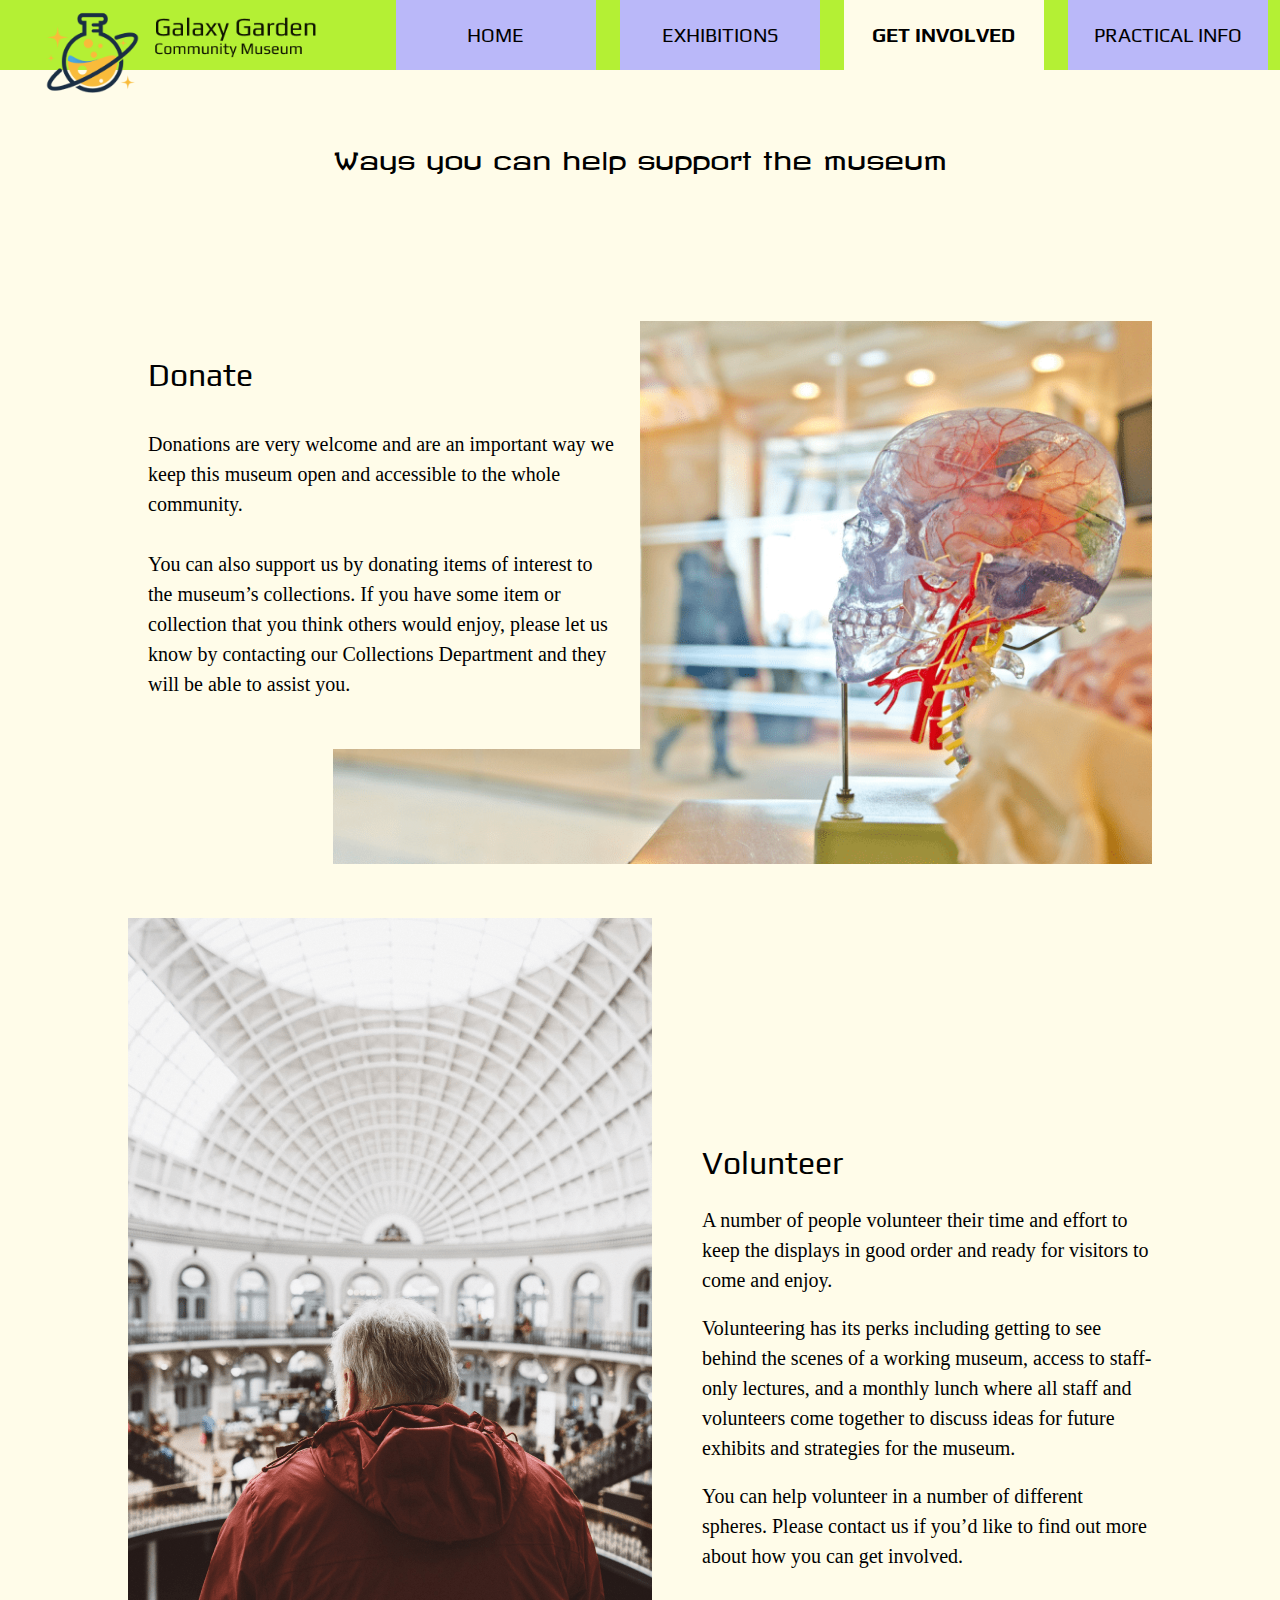
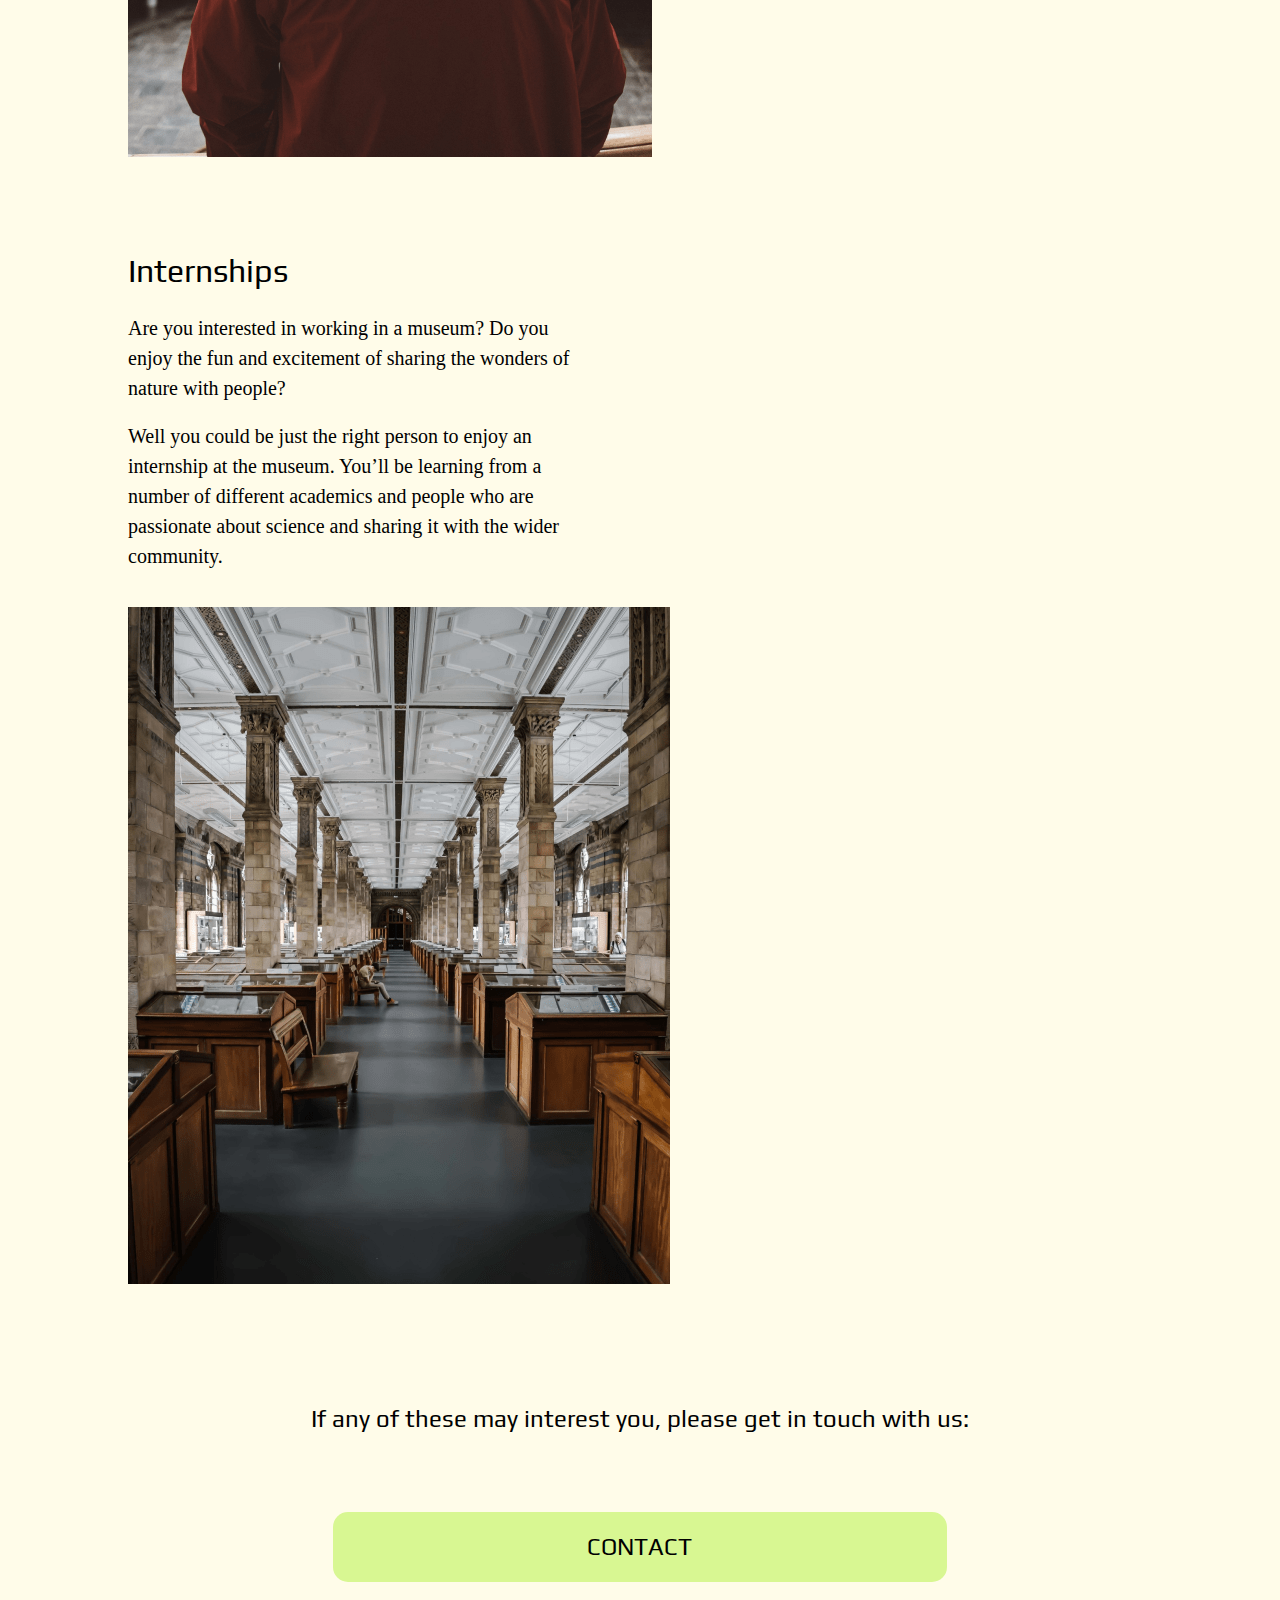
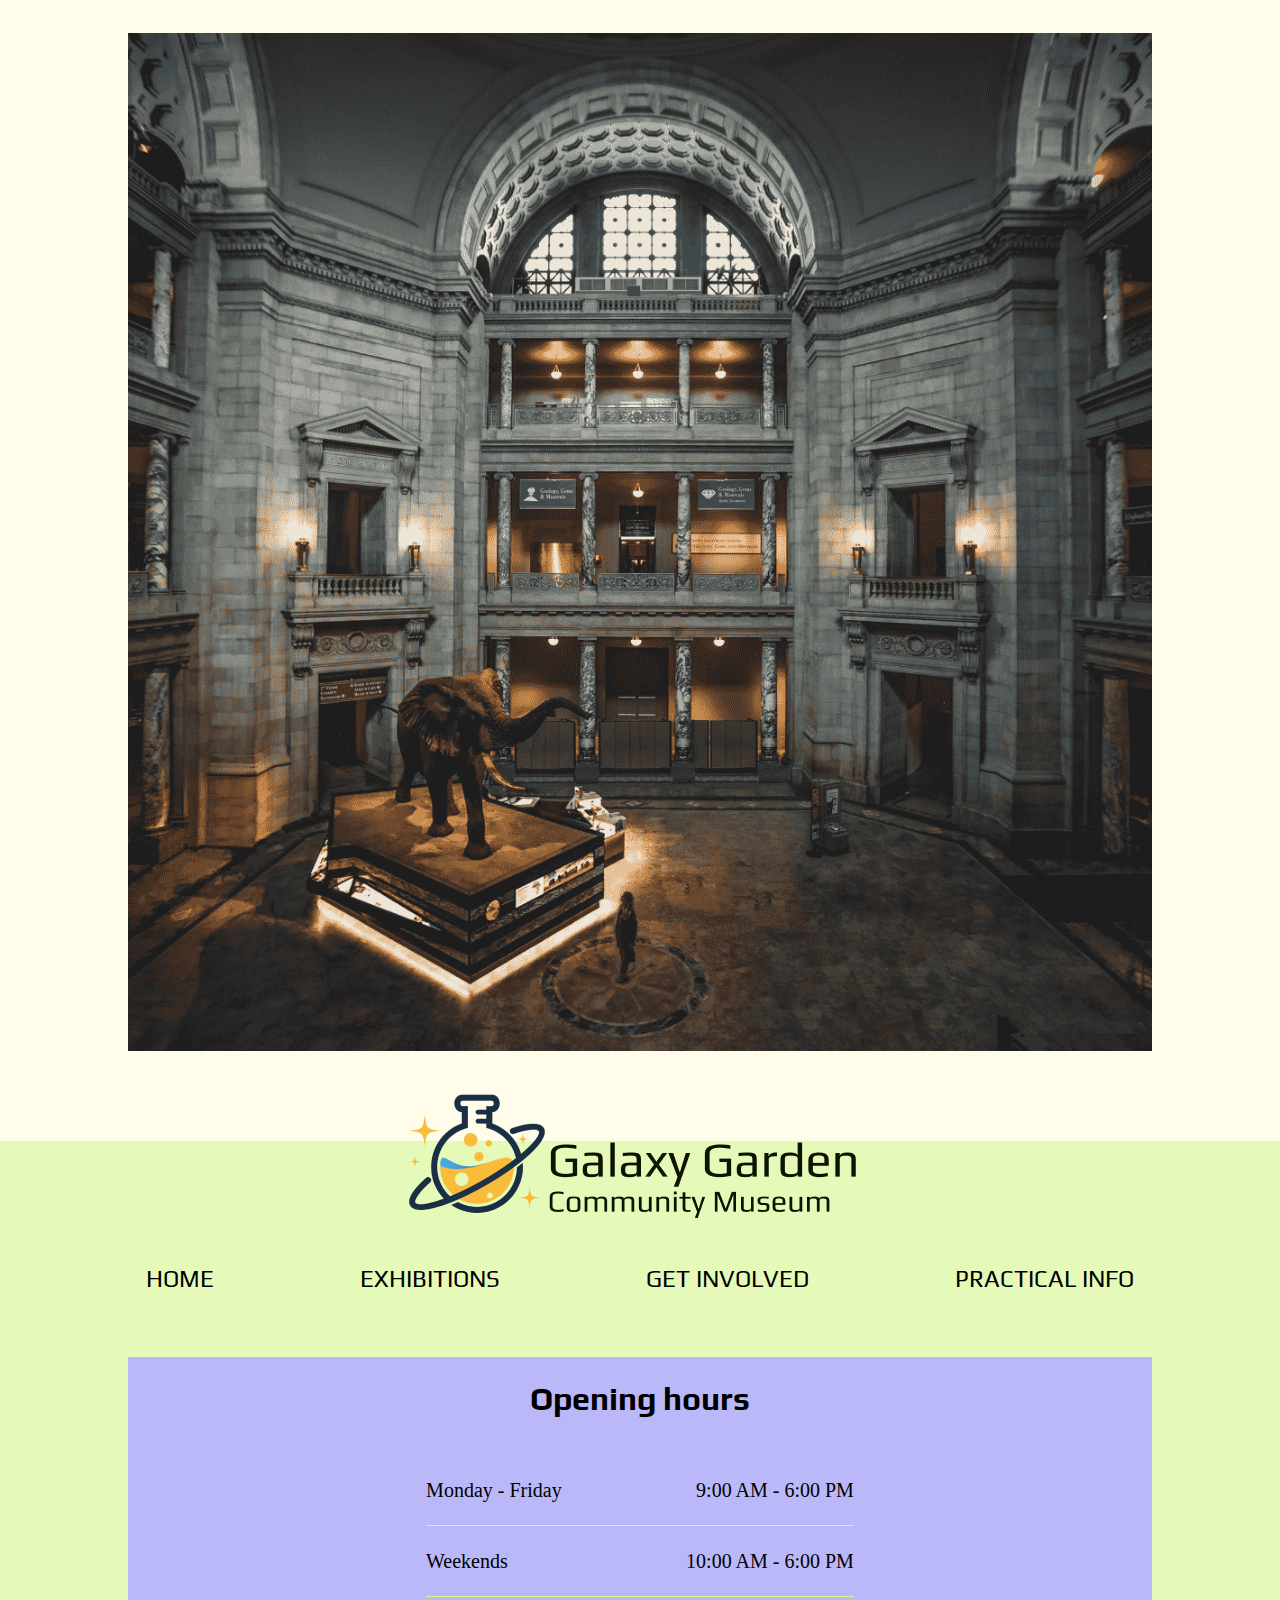
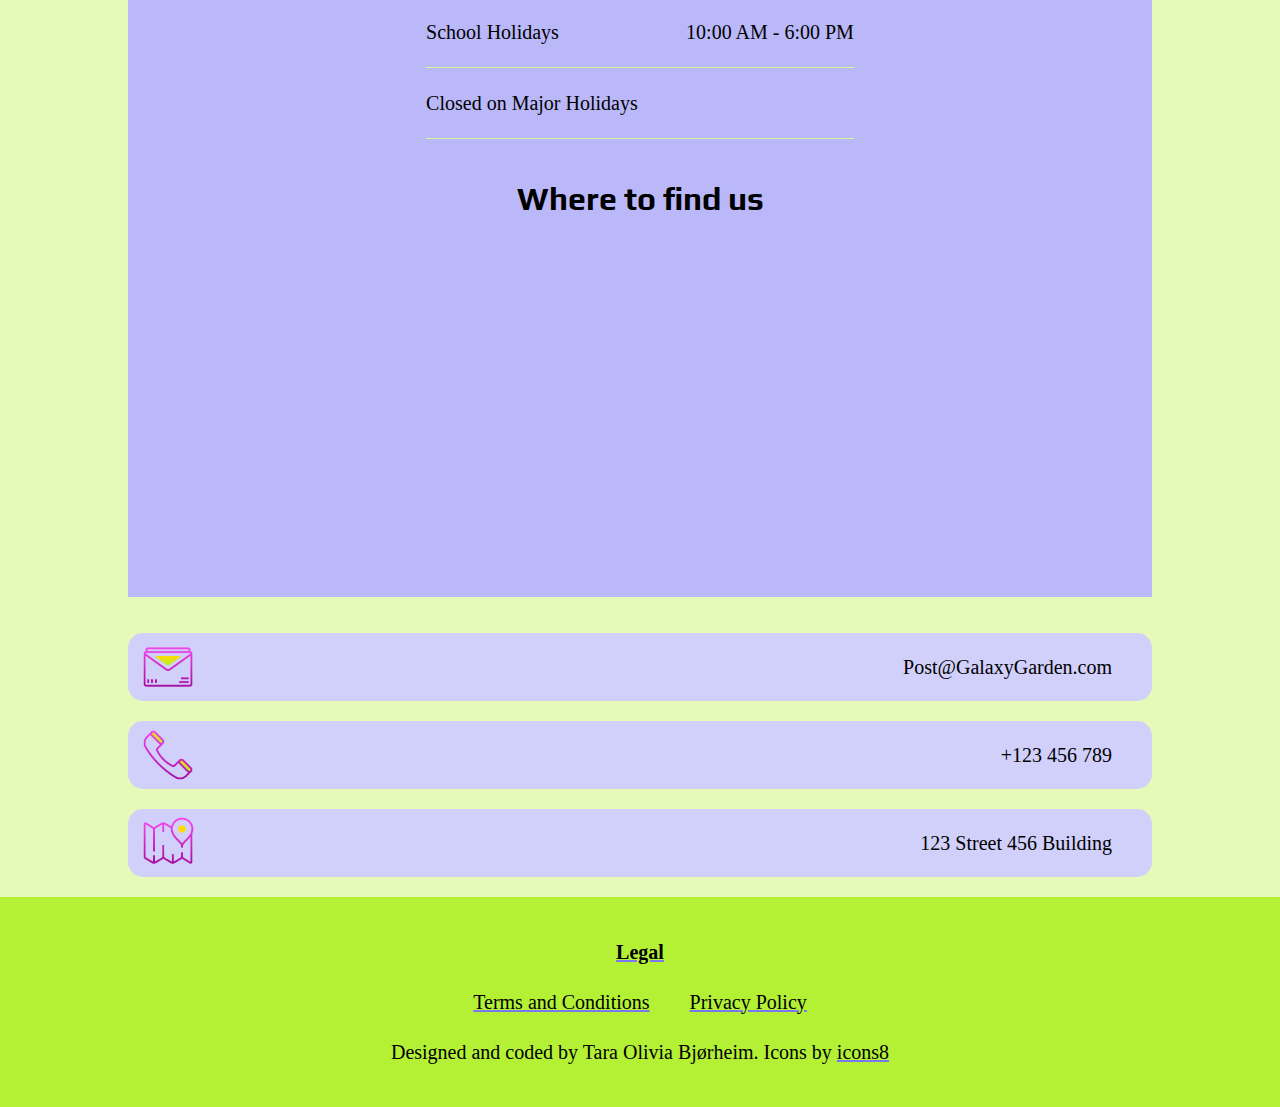
<file: get-involved.html>
<!DOCTYPE html>
<html lang="en">
  <head>
    <meta charset="UTF-8" />
    <meta name="viewport" content="width=device-width, initial-scale=1.0" />
    <meta name="description" content="Support the Galaxy Garden Community Museum's mission to make science accessible to all. Learn how your donations help us create inspiring exhibits and programs that educate and engage the community." />
    <link rel="stylesheet" href="css/styles.css" />
    <link rel="icon" type="image/x-icon" href="Assets/Photos/logo/favicon.png" />
    <title>Contribute | Galaxy Garden</title>
    <style>
      @import url("https://fonts.googleapis.com/css2?family=Noto+Sans:ital,wght@0,100..900;1,100..900&family=Play:wght@400;700&family=Revalia&display=swap");
    </style>
  </head>
  <body class="bg-background">
    <nav class="header-nav bg-primary">
      <div class="navbar__content ff-play fs-l text-center">
        <a href="index.html" class="navbar-logo">
          <img src="Assets/Photos/logo/logo.png" alt="Logo of Galaxy Garden Community Museum featuring a stylized test tube and planets." class="logo-primary" />
        </a>
        <div class="navbar-smaller">
          <a href="index.html" class="navbar-logo">
            <img src="Assets/Photos/logo/logo-1line.png" alt="GLogo of Galaxy Garden Community Museum featuring a stylized test tube and planets." class="logo-secondary" />
            <!-- Second logo initially hidden -->
          </a>
        </div>

        <div class="navbar-links">
          <a href="index.html">
            <div class="navbar__content-item">
              <p>HOME</p>
            </div>
          </a>

          <a href="exhibitions.html">
            <div class="navbar__content-item">
              <p>EXHIBITIONS</p>
            </div>
          </a>

          <a href="get-involved.html" aria-current="page">
            <div class="navbar__content-item bg-background">
              <p>GET INVOLVED</p>
            </div>
          </a>

          <a href="practical-info.html">
            <div class="navbar__content-item">
              <p>PRACTICAL INFO</p>
            </div>
          </a>
        </div>
      </div>
    </nav>
    <header class="text-center">
      <section class="content__section-header">
        <h1 class="ff-revalia fs-xl padding-top-bottom-2em">Ways you can help support the museum</h1>
      </section>
    </header>

    <main class="text-left">
      <section class="content__section pre-line get-involved">
        <div class="get-involved-part-1">
          <div class="text-content-1">
            <h2 class="ff-play fs-xxl">Donate</h2>
            <p>Donations are very welcome and are an important way we keep this museum open and accessible to the whole community.</p>
            <p>You can also support us by donating items of interest to the museum’s collections. If you have some item or collection that you think others would enjoy, please let us know by contacting our Collections Department and they will be able to assist you.</p>
          </div>
          <div class="image-content-1">
            <img src="Assets/Photos/get-involved/head.png" alt="Transparent human head model showcasing the brain and vascular structure on display in a museum." />
          </div>
        </div>

        <div class="get-involved-part-2">
          <div class="get-involved-2-text">
            <h2 class="ff-play fs-xxl">Volunteer</h2>
            <p>A number of people volunteer their time and effort to keep the displays in good order and ready for visitors to come and enjoy.</p>
            <p>Volunteering has its perks including getting to see behind the scenes of a working museum, access to staff-only lectures, and a monthly lunch where all staff and volunteers come together to discuss ideas for future exhibits and strategies for the museum.</p>
            <p>You can help volunteer in a number of different spheres. Please contact us if you’d like to find out more about how you can get involved.</p>
          </div>
          <img src="Assets/Photos/get-involved/man.png" alt="A man in a red jacket observing the grand architecture of a museum's main hall." class="padding-bottom-1em" />
        </div>

        <div class="get-involved-part-3">
          <div class="text-content-3">
            <h2 class="ff-play fs-xxl">Internships</h2>
            <p>Are you interested in working in a museum? Do you enjoy the fun and excitement of sharing the wonders of nature with people?</p>
            <p>Well you could be just the right person to enjoy an internship at the museum. You’ll be learning from a number of different academics and people who are passionate about science and sharing it with the wider community.</p>
          </div>
          <img src="Assets/Photos/get-involved/museum.png" alt="A long, stately hallway with display cases on either side in a historical museum setting." />
        </div>

        <div class="text-center">
          <h3 class="ff-play fs-xl">If any of these may interest you, please get in touch with us:</h3>
          <a href="practical-info.html#contact-form-section" class="button bg-primary-2">contact</a>
          <img src="Assets/Photos/get-involved/museum-inside.png" alt="Majestic display of an elephant skeleton in the central foyer of a natural history museum." class="center" />
        </div>
      </section>
    </main>

    <footer>
      <div class="bg-primary-3">
        <a id="footer-logo" href="index.html">
          <img src="Assets/Photos/index/logo.png" alt="Galaxy Garden Community Museum logo. A test tube with yellow liquid surrounded by stars and a planet-ring" />
        </a>

        <nav>
          <div class="ff-play fs-xl text-center footer-nav">
            <div>
              <a href="index.html">HOME</a>
            </div>
            <div>
              <a href="exhibitions.html">EXHIBITIONS</a>
            </div>
            <div>
              <a href="get-involved.html">GET INVOLVED</a>
            </div>
            <div>
              <a href="practical-info.html">PRACTICAL INFO</a>
            </div>
          </div>
        </nav>

        <div class="content__section">
          <div class="footer-hours-and-map">
            <div class="bg-secondary-2 opening-hours-background">
              <div class="opening-hours fs-l">
                <h3 class="fs-xxl fw-bold ff-play padding-bottom-1em">Opening hours</h3>
                <div class="opening-hour">
                  <p class="day">Monday - Friday</p>
                  <p class="time">9:00 AM - 6:00 PM</p>
                </div>
                <div class="opening-hour">
                  <p class="day">Weekends</p>
                  <p class="time">10:00 AM - 6:00 PM</p>
                </div>
                <div class="opening-hour">
                  <p class="day">School Holidays</p>
                  <p class="time">10:00 AM - 6:00 PM</p>
                </div>
                <div class="opening-hour special-note text-left-m text-left-s">
                  <p class="day">Closed on Major Holidays</p>
                </div>
              </div>
            </div>

            <div class="footer-map">
              <h3 class="fs-xxl fw-bold ff-play text-right padding-bottom-1em">Where to find us</h3>
              <div class="footer-map-container">
                <iframe src="https://www.google.com/maps/embed?pb=!1m18!1m12!1m3!1d61636354.61274505!2d126.0571289062501!3d19.456233596018!2m3!1f0!2f0!3f0!3m2!1i1024!2i768!4f13.1!3m3!1m2!1s0x795400f0f0219a91%3A0x92dfa07897d13593!2sGalaxy%20Garden!5e0!3m2!1sno!2sbe!4v1708618736252!5m2!1sno!2sbe" style="border: 0" allowfullscreen="" loading="lazy" referrerpolicy="no-referrer-when-downgrade" title="Galaxy Garden Community Museum Location"></iframe>
              </div>
            </div>
          </div>
        </div>

        <div class="contact-info-wrapper fs-l">
          <div class="contact-info-element">
            <img src="Assets/Photos/contact/icons8-email.png" alt="Pink envelope icon" />
            <p>Post@GalaxyGarden.com</p>
          </div>
          <div class="contact-info-element">
            <img src="Assets/Photos/contact/icons8-phone.png" alt="Pink telephone icon" />
            <p>+123 456 789</p>
          </div>
          <div class="contact-info-element">
            <img src="Assets/Photos/contact/icons8-map-marker.png" alt="Pink placement pin icon" />
            <p>123 Street 456 Building</p>
          </div>
        </div>

        <div class="bg-primary text-center fs-l flex footer-legal">
          <div class="content__section">
            <a class="fw-bold" href="documents.html">Legal</a>
            <div class="flex padding-top-bottom-1em">
              <a href="documents.html">Terms and Conditions</a>
              <a href="documents.html">Privacy Policy</a>
            </div>
            <p>
              Designed and coded by Tara Olivia Bjørheim. Icons by
              <a href="https://icons8.com/">icons8</a>
            </p>
          </div>
        </div>
      </div>
    </footer>
  </body>
</html>
</file>
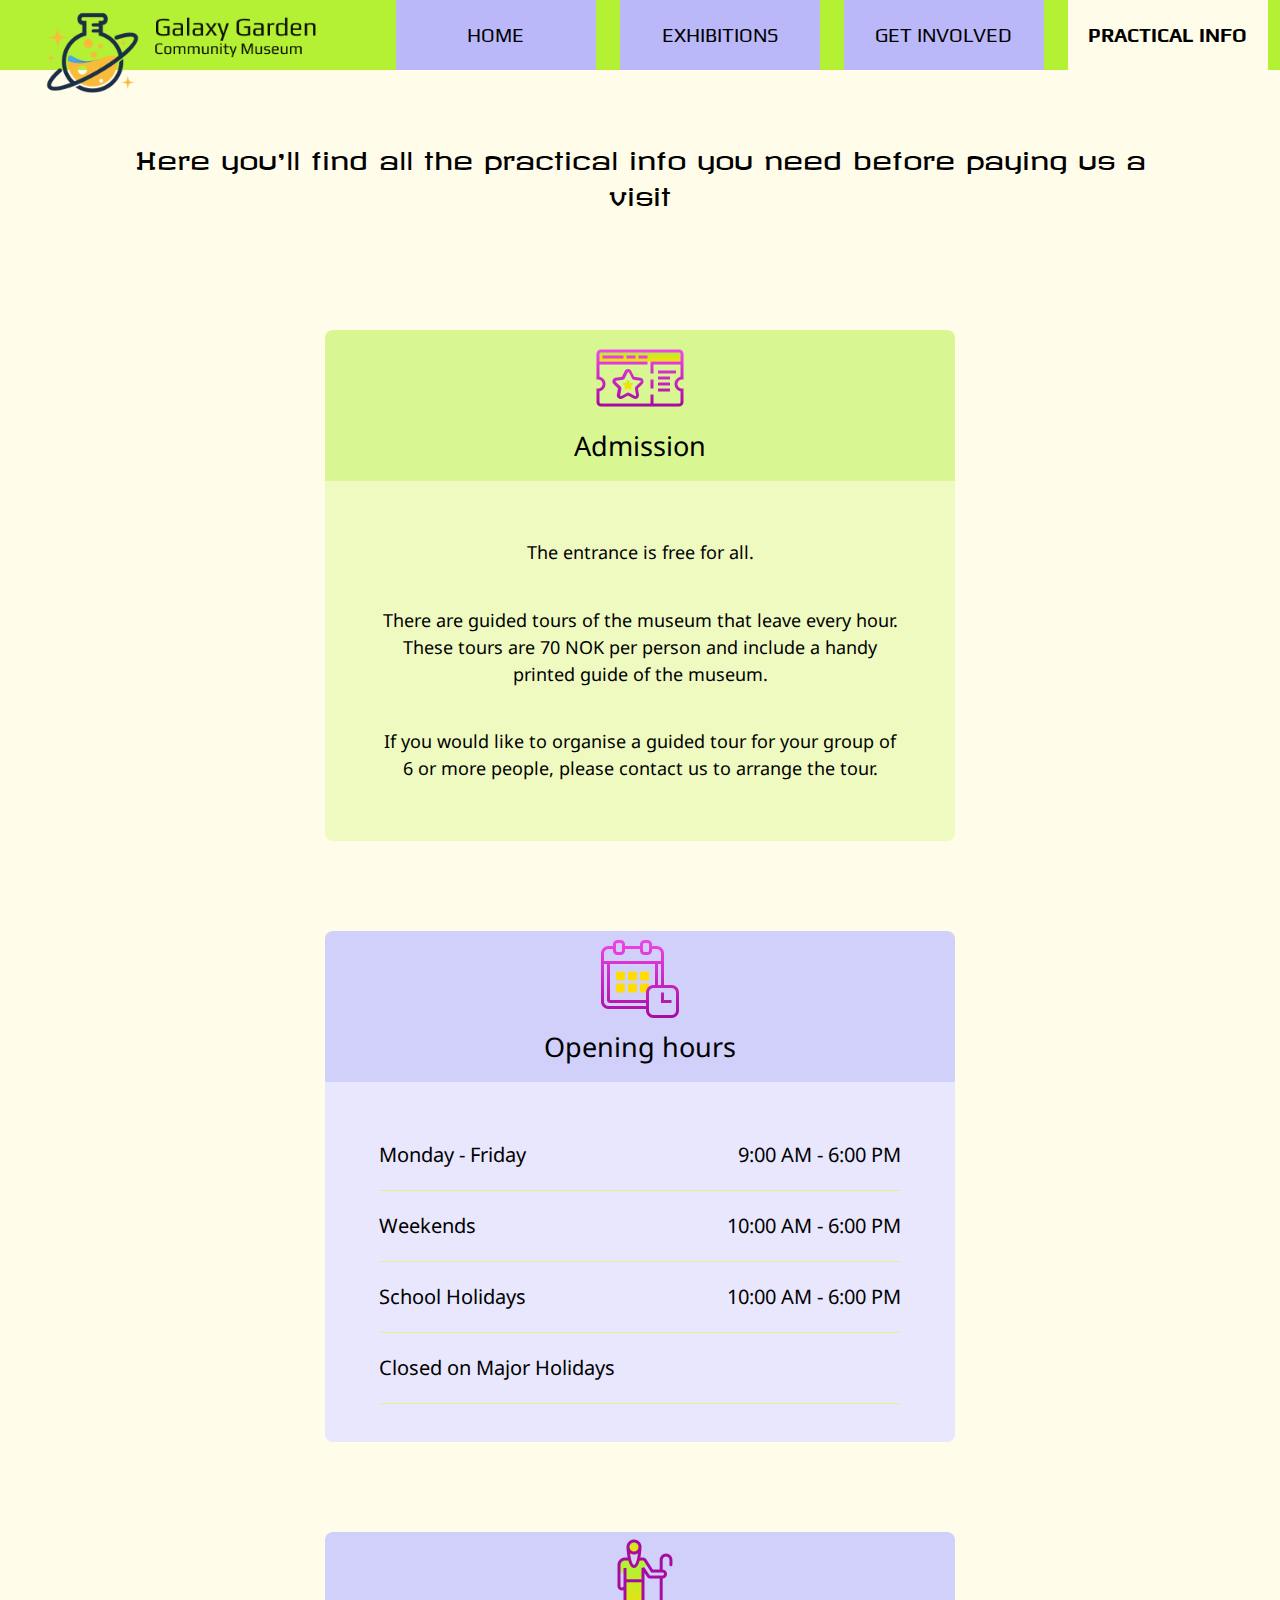
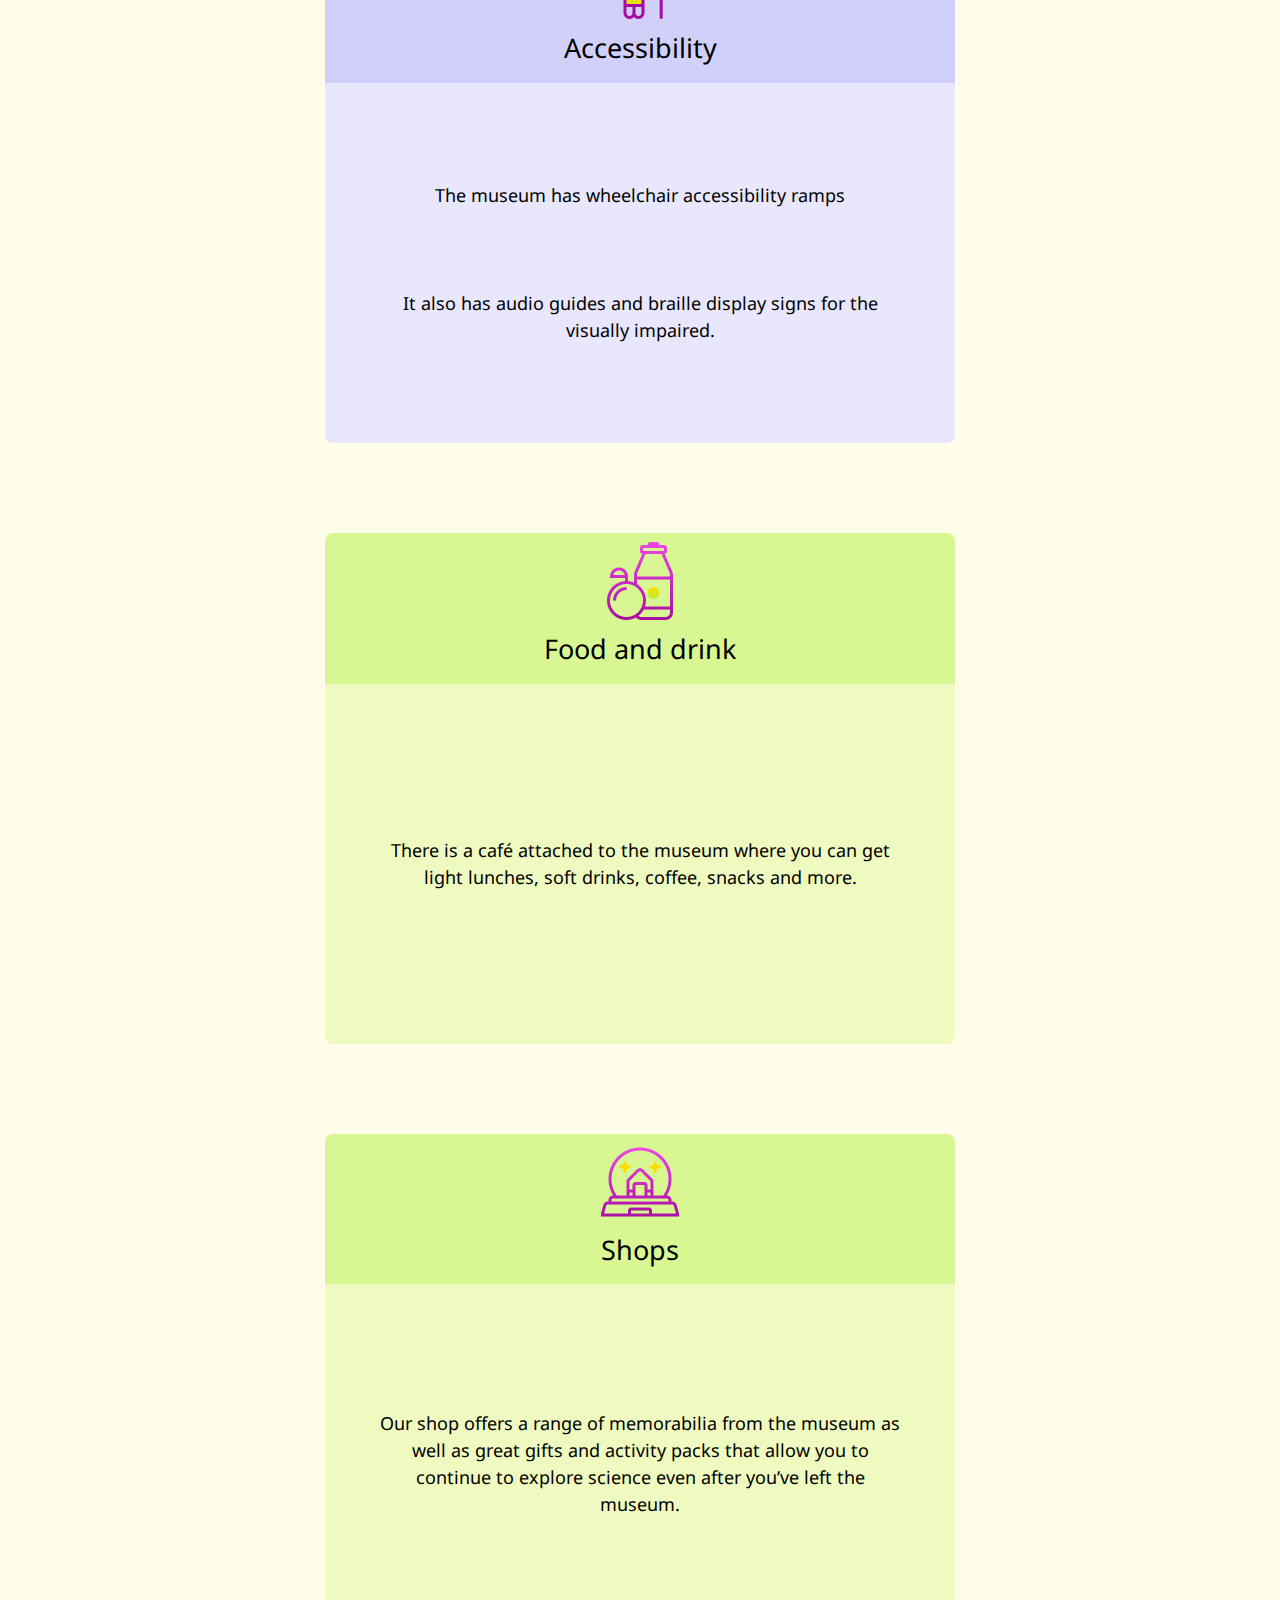
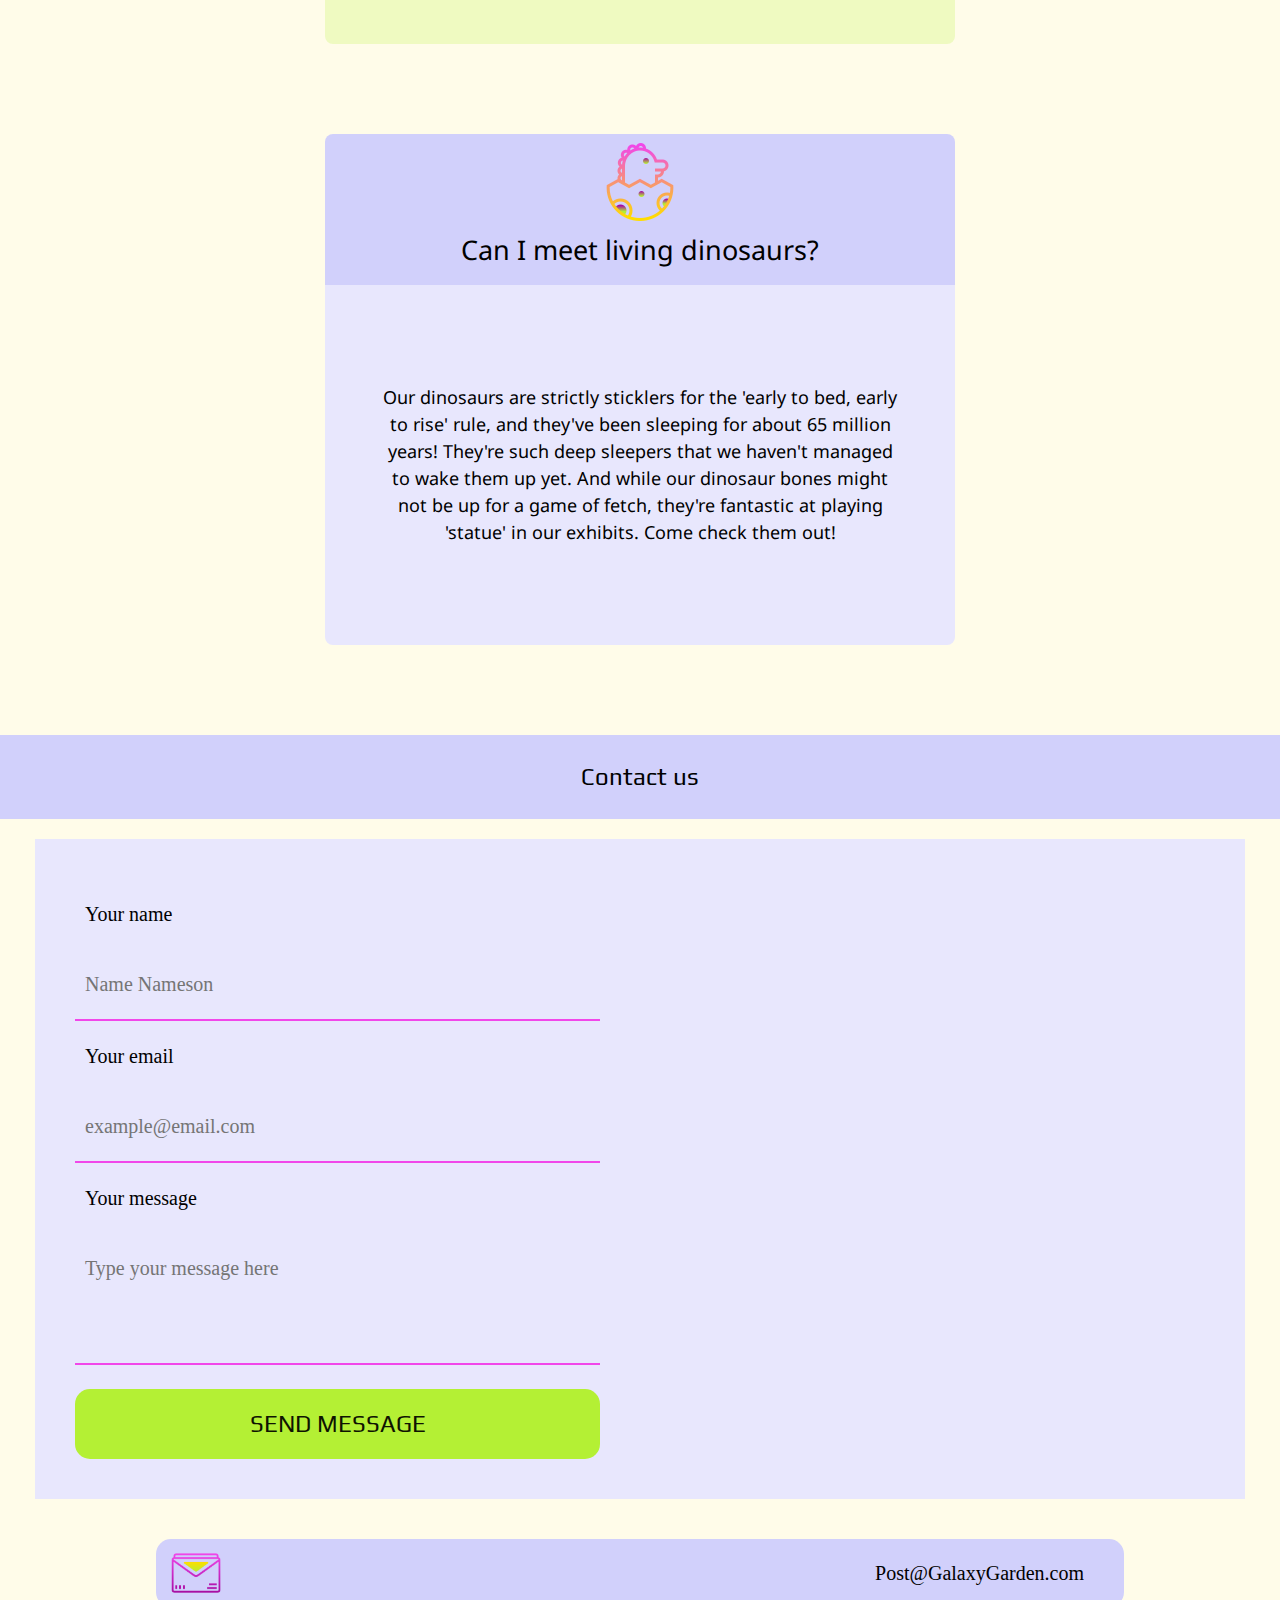
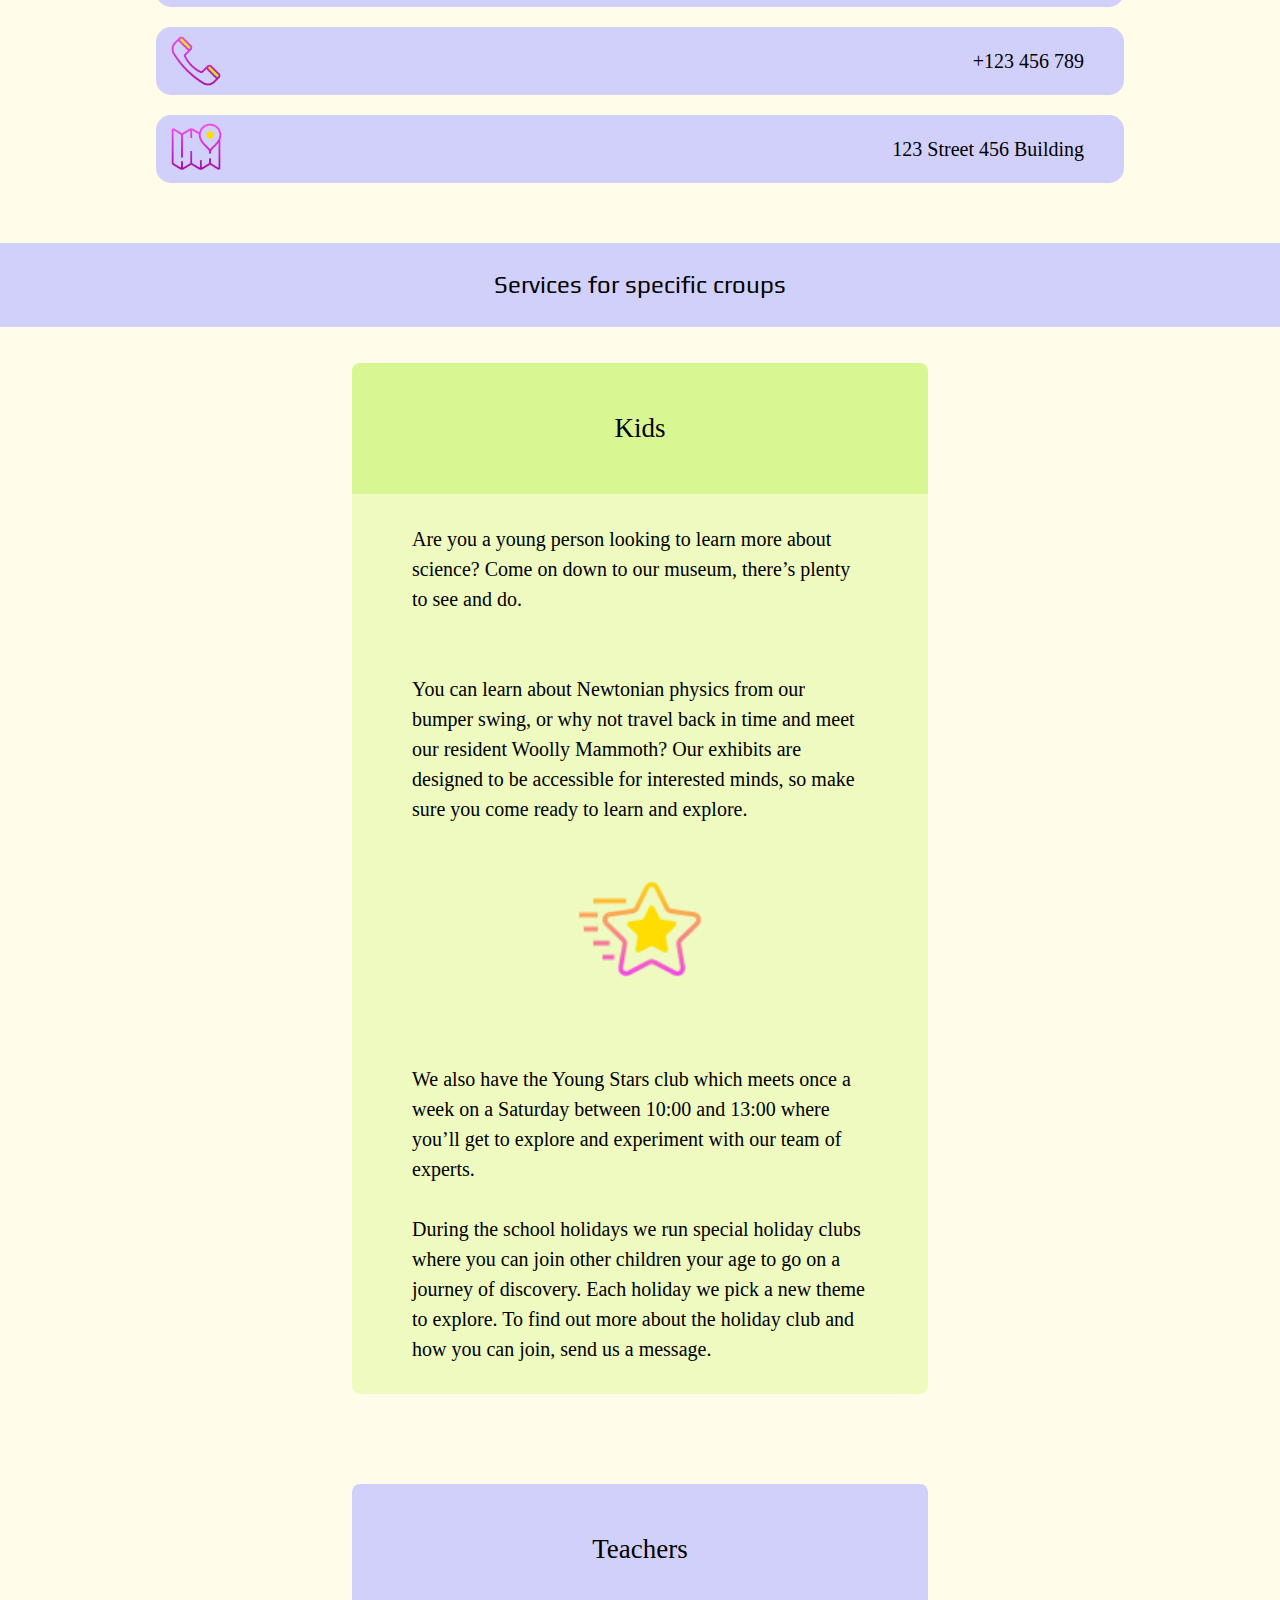
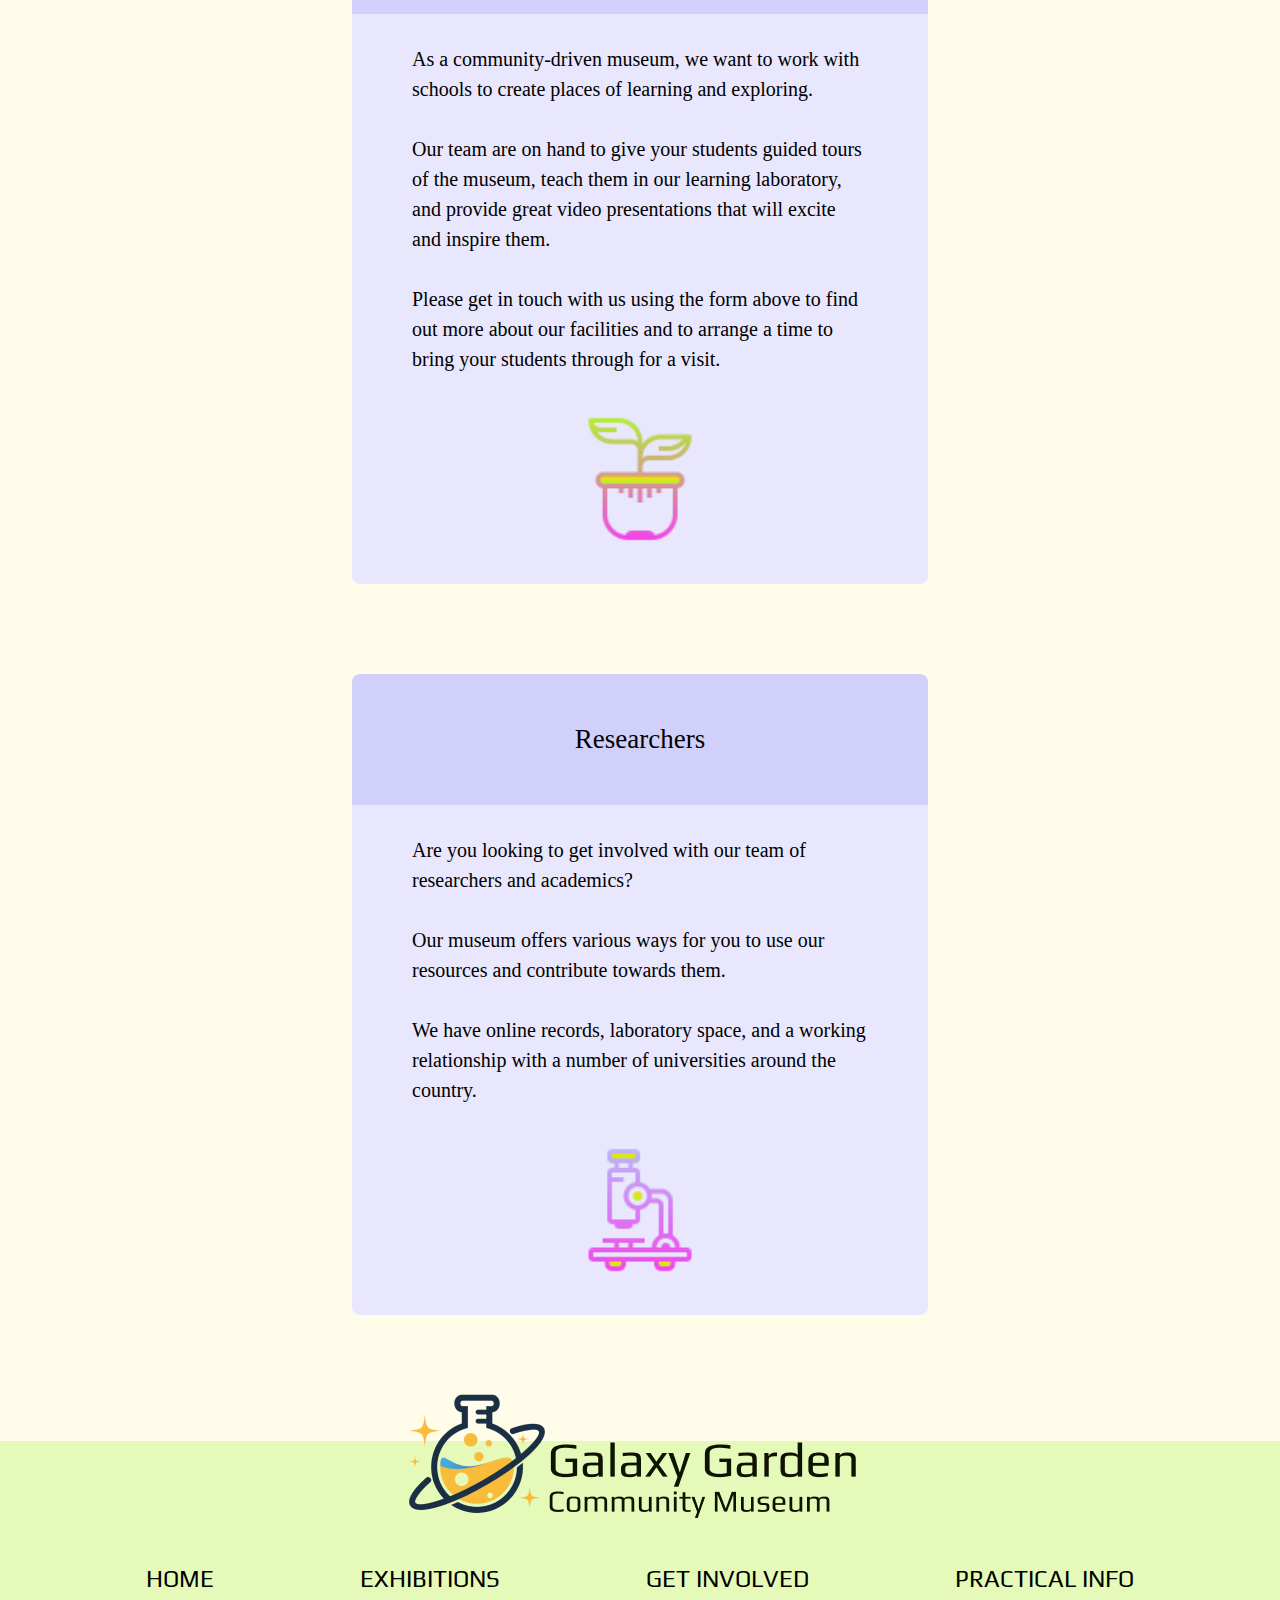
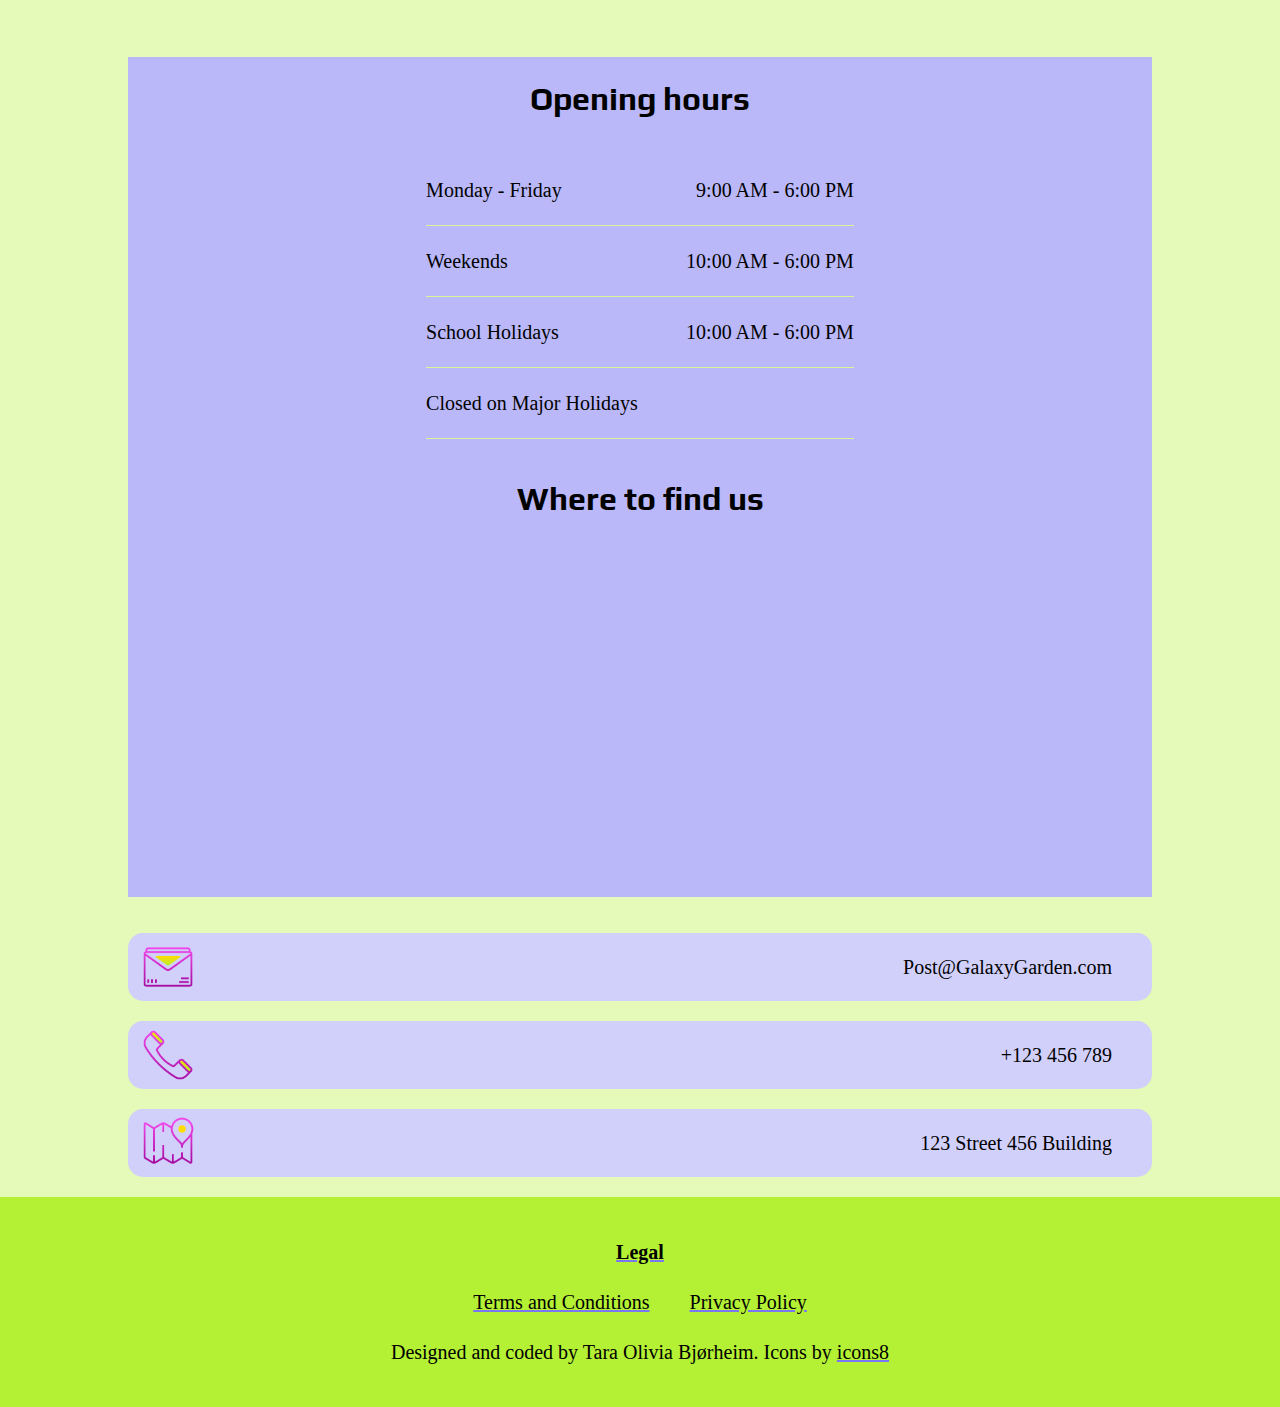
<file: practical-info.html>
<!DOCTYPE html>
<html lang="en">
  <head>
    <meta charset="UTF-8" />
    <meta name="viewport" content="width=device-width, initial-scale=1.0" />
    <meta name="description" content="Connect with the Galaxy Garden Community Museum! Find our location, contact information, opening times, and use our contact form for inquiries. We're here to help plan your astronomical adventure." />
    <link rel="stylesheet" href="css/styles.css" />
    <link rel="icon" type="image/x-icon" href="Assets/Photos/logo/favicon.png" />
    <style>
      @import url("https://fonts.googleapis.com/css2?family=Noto+Sans:ital,wght@0,100..900;1,100..900&family=Play:wght@400;700&family=Revalia&display=swap");
    </style>
    <title>Practical info | Galaxy Garden</title>
  </head>

  <body class="bg-background">
    <nav class="header-nav">
      <div class="navbar__content ff-play fs-l text-center">
        <a href="index.html" class="navbar-logo">
          <img src="Assets/Photos/logo/logo.png" alt="Logo of Galaxy Garden Community Museum featuring a stylized test tube and planets." class="logo-primary" />
        </a>
        <div class="navbar-smaller">
          <a href="index.html" class="navbar-logo">
            <img src="Assets/Photos/logo/logo-1line.png" alt="GLogo of Galaxy Garden Community Museum featuring a stylized test tube and planets." class="logo-secondary" />
            <!-- Second logo initially hidden -->
          </a>
        </div>

        <div class="navbar-links">
          <a href="index.html">
            <div class="navbar__content-item">
              <p>HOME</p>
            </div>
          </a>

          <a href="exhibitions.html">
            <div class="navbar__content-item">
              <p>EXHIBITIONS</p>
            </div>
          </a>

          <a href="get-involved.html">
            <div class="navbar__content-item">
              <p>GET INVOLVED</p>
            </div>
          </a>

          <a href="practical-info.html">
            <div class="navbar__content-item bg-background" aria-current="page">
              <p>PRACTICAL INFO</p>
            </div>
          </a>
        </div>
      </div>
    </nav>

    <header class="text-center">
      <section class="content__section-header">
        <h1 class="ff-revalia fs-xl padding-top-bottom-2em">Here you’ll find all the practical info you need before paying us a visit</h1>
      </section>
    </header>

    <main>
      <div class="content__section">
        <div class="info-card-section">
          <div class="info-card">
            <div class="info-card-title bg-primary-2">
              <img class="practical-info-icon" src="Assets/Photos/practical-info-icons/ticket.png" alt="" />
              <h2>Admission</h2>
            </div>
            <div class="info-card-text bg-primary-4">
              <p>The entrance is free for all.</p>
              <p>There are guided tours of the museum that leave every hour. These tours are 70 NOK per person and include a handy printed guide of the museum.</p>
              <p>If you would like to organise a guided tour for your group of 6 or more people, please contact us to arrange the tour.</p>
            </div>
          </div>

          <div class="info-card">
            <div class="info-card-title bg-secondary-3">
              <img class="practical-info-icon" src="Assets/Photos/practical-info-icons/schedule.png" alt="" />
              <h2>Opening hours</h2>
            </div>
            <div class="info-card-text bg-secondary-4">
              <div class="opening-hours fs-l text-left">
                <div class="opening-hour">
                  <p class="day">Monday - Friday</p>
                  <p class="time">9:00 AM - 6:00 PM</p>
                </div>
                <div class="opening-hour">
                  <p class="day">Weekends</p>
                  <p class="time">10:00 AM - 6:00 PM</p>
                </div>
                <div class="opening-hour">
                  <p class="day">School Holidays</p>
                  <p class="time">10:00 AM - 6:00 PM</p>
                </div>
                <div class="opening-hour special-note text-left-m text-left-s">
                  <p class="day">Closed on Major Holidays</p>
                </div>
              </div>
            </div>
          </div>

          <div class="info-card">
            <div class="info-card-title bg-secondary-3">
              <img class="practical-info-icon" src="Assets/Photos/practical-info-icons/old-man.png" alt="" />
              <h2>Accessibility</h2>
            </div>
            <div class="info-card-text bg-secondary-4">
              <p>The museum has wheelchair accessibility ramps</p>
              <p>It also has audio guides and braille display signs for the visually impaired.</p>
            </div>
          </div>

          <div class="info-card">
            <div class="info-card-title bg-primary-2">
              <img class="practical-info-icon" src="Assets/Photos/practical-info-icons/food.png" alt="" />
              <h2>Food and drink</h2>
            </div>
            <div class="info-card-text bg-primary-4">
              <p>There is a café attached to the museum where you can get light lunches, soft drinks, coffee, snacks and more.</p>
            </div>
          </div>

          <div class="info-card">
            <div class="info-card-title bg-primary-2">
              <img class="practical-info-icon" src="Assets/Photos/practical-info-icons/shop.png" alt="" />
              <h2>Shops</h2>
            </div>
            <div class="info-card-text bg-primary-4">
              <p>Our shop offers a range of memorabilia from the museum as well as great gifts and activity packs that allow you to continue to explore science even after you’ve left the museum.</p>
            </div>
          </div>

          <div class="info-card">
            <div class="info-card-title bg-secondary-3">
              <img class="practical-info-icon" src="Assets/Photos/practical-info-icons/dino.png" alt="" />
              <h2>Can I meet living dinosaurs?</h2>
            </div>
            <div class="info-card-text bg-secondary-4">
              <p>Our dinosaurs are strictly sticklers for the 'early to bed, early to rise' rule, and they've been sleeping for about 65 million years! They're such deep sleepers that we haven't managed to wake them up yet. And while our dinosaur bones might not be up for a game of fetch, they're fantastic at playing 'statue' in our exhibits. Come check them out!</p>
            </div>
          </div>
        </div>
      </div>

      <section id="contact-form-section">
        <h2 class="bg-secondary-3 padding-top-bottom-1em text-center ff-play fs-xl">Contact us</h2>
        <div class="contact-card padding-top-bottom-2em">
          <div class="bg-secondary-4 contact-wrapper">
            <div class="contact-card-form bg-secondary-4 fs-l">
              <form autocomplete="on">
                <label for="name" class="contact-card-form__label">Your name</label>
                <input type="text" name="name" id="name" class="form-text-input" placeholder="Name Nameson" />
                <div class="decorative-line--form"></div>

                <label for="email" class="contact-card-form__label">Your email</label>
                <input type="email" name="email" id="email" class="form-text-input" placeholder="example@email.com" />
                <div class="decorative-line--form"></div>

                <label for="message" class="contact-card-form__label">Your message</label>
                <textarea name="message" id="message" class="form-text-input" rows="3" placeholder="Type your message here"></textarea>
                <div class="decorative-line--form"></div>
                <input type="submit" value="Send message" class="button bg-primary" />
              </form>
            </div>

            <div class="map-container">
              <iframe src="https://www.google.com/maps/embed?pb=!1m18!1m12!1m3!1d61636354.61274505!2d126.0571289062501!3d19.456233596018!2m3!1f0!2f0!3f0!3m2!1i1024!2i768!4f13.1!3m3!1m2!1s0x795400f0f0219a91%3A0x92dfa07897d13593!2sGalaxy%20Garden!5e0!3m2!1sno!2sbe!4v1708618736252!5m2!1sno!2sbe" style="border: 0" allowfullscreen="" loading="lazy" referrerpolicy="no-referrer-when-downgrade" title="Galaxy Garden Community Museum Location"></iframe>
            </div>
          </div>
          <div class="contact-info-wrapper fs-l padding-top-bottom-2em">
            <div class="contact-info-element">
              <img src="Assets/Photos/contact/icons8-email.png" alt="Pink envelope icon" />
              <p>Post@GalaxyGarden.com</p>
            </div>
            <div class="contact-info-element">
              <img src="Assets/Photos/contact/icons8-phone.png" alt="Pink telephone icon" />
              <p>+123 456 789</p>
            </div>
            <div class="contact-info-element">
              <img src="Assets/Photos/contact/icons8-map-marker.png" alt="Pink placement pin icon" />
              <p>123 Street 456 Building</p>
            </div>
          </div>
        </div>
      </section>

      <section>
        <h2 class="bg-secondary-3 padding-top-bottom-1em text-center ff-play fs-xl">Services for specific croups</h2>
        <div class="content__section">
          <div class="group-info-wrapper">
            <div class="group-info-card-side">
              <div class="group-info-card group-info-card-special">
                <div class="group-info-card-title bg-primary-2">
                  <h2>Kids</h2>
                </div>
                <div class="group-info-card-text bg-primary-4 group-info-card-special">
                  <p>Are you a young person looking to learn more about science? Come on down to our museum, there’s plenty to see and do.</p>

                  <p>You can learn about Newtonian physics from our bumper swing, or why not travel back in time and meet our resident Woolly Mammoth? Our exhibits are designed to be accessible for interested minds, so make sure you come ready to learn and explore.</p>
                  <img src="Assets/Photos/practical-info-icons/star.png" alt="" />

                  <p>We also have the Young Stars club which meets once a week on a Saturday between 10:00 and 13:00 where you’ll get to explore and experiment with our team of experts.</p>
                  <p>During the school holidays we run special holiday clubs where you can join other children your age to go on a journey of discovery. Each holiday we pick a new theme to explore. To find out more about the holiday club and how you can join, send us a message.</p>
                </div>
              </div>
            </div>

            <div class="group-info-card-side">
              <div class="group-info-card">
                <div class="group-info-card-title bg-secondary-3">
                  <h2>Teachers</h2>
                </div>
                <div class="group-info-card-text bg-secondary-4">
                  <p>As a community-driven museum, we want to work with schools to create places of learning and exploring.</p>
                  <p>Our team are on hand to give your students guided tours of the museum, teach them in our learning laboratory, and provide great video presentations that will excite and inspire them.</p>
                  <p>Please get in touch with us using the form above to find out more about our facilities and to arrange a time to bring your students through for a visit.</p>
                  <img src="Assets/Photos/practical-info-icons/plant.png" alt="" />
                </div>
              </div>

              <div class="group-info-card">
                <div class="group-info-card-title bg-secondary-3">
                  <h2>Researchers</h2>
                </div>
                <div class="group-info-card-text bg-secondary-4">
                  <p>Are you looking to get involved with our team of researchers and academics?</p>
                  <p>Our museum offers various ways for you to use our resources and contribute towards them.</p>
                  <p>We have online records, laboratory space, and a working relationship with a number of universities around the country.</p>
                  <img src="Assets/Photos/practical-info-icons/microscope.png" alt="" />
                </div>
              </div>
            </div>
          </div>
        </div>
      </section>
    </main>

    <footer>
      <div class="bg-primary-3">
        <a id="footer-logo" href="index.html">
          <img src="Assets/Photos/index/logo.png" alt="Galaxy Garden Community Museum logo. A test tube with yellow liquid surrounded by stars and a planet-ring" />
        </a>

        <nav>
          <div class="ff-play fs-xl text-center footer-nav">
            <div>
              <a href="index.html">HOME</a>
            </div>
            <div>
              <a href="exhibitions.html">EXHIBITIONS</a>
            </div>
            <div>
              <a href="get-involved.html">GET INVOLVED</a>
            </div>
            <div>
              <a href="practical-info.html">PRACTICAL INFO</a>
            </div>
          </div>
        </nav>

        <div class="content__section">
          <div class="footer-hours-and-map">
            <div class="bg-secondary-2 opening-hours-background">
              <div class="opening-hours fs-l">
                <h3 class="fs-xxl fw-bold ff-play padding-bottom-1em">Opening hours</h3>
                <div class="opening-hour">
                  <p class="day">Monday - Friday</p>
                  <p class="time">9:00 AM - 6:00 PM</p>
                </div>
                <div class="opening-hour">
                  <p class="day">Weekends</p>
                  <p class="time">10:00 AM - 6:00 PM</p>
                </div>
                <div class="opening-hour">
                  <p class="day">School Holidays</p>
                  <p class="time">10:00 AM - 6:00 PM</p>
                </div>
                <div class="opening-hour special-note text-left-m text-left-s">
                  <p class="day">Closed on Major Holidays</p>
                </div>
              </div>
            </div>

            <div class="footer-map">
              <h3 class="fs-xxl fw-bold ff-play text-right padding-bottom-1em">Where to find us</h3>
              <div class="footer-map-container">
                <iframe src="https://www.google.com/maps/embed?pb=!1m18!1m12!1m3!1d61636354.61274505!2d126.0571289062501!3d19.456233596018!2m3!1f0!2f0!3f0!3m2!1i1024!2i768!4f13.1!3m3!1m2!1s0x795400f0f0219a91%3A0x92dfa07897d13593!2sGalaxy%20Garden!5e0!3m2!1sno!2sbe!4v1708618736252!5m2!1sno!2sbe" style="border: 0" allowfullscreen="" loading="lazy" referrerpolicy="no-referrer-when-downgrade" title="Galaxy Garden Community Museum Location"></iframe>
              </div>
            </div>
          </div>
        </div>

        <div class="contact-info-wrapper fs-l">
          <div class="contact-info-element">
            <img src="Assets/Photos/contact/icons8-email.png" alt="Pink envelope icon" />
            <p>Post@GalaxyGarden.com</p>
          </div>
          <div class="contact-info-element">
            <img src="Assets/Photos/contact/icons8-phone.png" alt="Pink telephone icon" />
            <p>+123 456 789</p>
          </div>
          <div class="contact-info-element">
            <img src="Assets/Photos/contact/icons8-map-marker.png" alt="Pink placement pin icon" />
            <p>123 Street 456 Building</p>
          </div>
        </div>

        <div class="bg-primary text-center fs-l flex footer-legal">
          <div class="content__section">
            <a class="fw-bold" href="documents.html">Legal</a>
            <div class="flex padding-top-bottom-1em">
              <a href="documents.html">Terms and Conditions</a>
              <a href="documents.html">Privacy Policy</a>
            </div>
            <p>
              Designed and coded by Tara Olivia Bjørheim. Icons by
              <a href="https://icons8.com/">icons8</a>
            </p>
          </div>
        </div>
      </div>
    </footer>
  </body>
</html>
</file>
<file: css/styles.css>
@import url(reset.css);
@import url(variables.css);
@import url(utilities.css);

/* Buttons */
/* Styling for buttons. */
.button {
  border-radius: 15px;
  display: flex;
  flex-direction: column;
  font-family: var(--font-play);
  font-size: var(--font-size-xl);
  justify-content: center;
  margin: 2em auto 1em auto;
  max-width: 30em;
  min-height: 7rem;
  padding: 1rem 5rem;
  text-align: center;
  text-transform: uppercase;
  text-wrap: wrap;
  width: 60%;
}

.button:hover {
  cursor: pointer;
  box-shadow: 0 0 30px var(--primary);
}

/* Icons, images and others */
/* Styles for any other components that are used alongside the main content. */
.decorative-line {
  height: 2px;
  width: 100%;
}

.practical-info-icon {
  margin: auto;
}

/* Footer */
/* Styles for the footer area, including copyright information, navigation links, and contact information. */
footer {
  display: flex;
  flex-direction: column;
}

#footer-logo {
  align-items: center;
  display: flex;
  height: auto;
  justify-content: center;
  margin: -4.8em auto 5em auto;
  padding-top: 2em;
  position: absolute;
  width: 100%;
}

.footer-nav {
  display: flex;
  justify-content: space-evenly;
  margin: auto;
  max-width: 1800px;
  padding: 5em 0 1em 0;
}

.footer-hours-and-map {
  display: flex;
  flex-wrap: wrap;
  justify-content: center;
  margin: auto;
  width: 80%;
}

.opening-hours-background {
  display: flex;
  flex-direction: row;
  gap: 4em;
  margin-right: -20%;
  max-width: 50px;
  min-width: 300px;
  padding: 5em 45em 5em 5em;
  position: relative;
  z-index: 0;
}

.opening-hours {
  display: flex;
  flex-direction: column;
}

.opening-hour {
  border-bottom: 1px solid var(--primary-2);
  display: flex;
  gap: 1em;
  justify-content: space-between;
  padding: 1em 0;
}

.day,
.time {
  flex: 1;
  white-space: nowrap;
}
.day {
  min-width: 12em;
}

.time {
  text-align: right;
}

.special-note .time {
  text-align: left;
}

.footer-map {
  display: flex;
  flex-direction: column;
  flex: 2;
  z-index: 1;
}

.footer-map-container {
  height: 0;
  padding-top: 60%;
  position: relative;
  width: 100%;
  z-index: 1;
}

.footer-map-container iframe {
  height: 100%;
  position: absolute;
  right: 0;
  top: 0;
  width: 100%;
}

.contact-info-wrapper {
  display: flex;
  gap: 1em;
  justify-content: space-between;
  line-height: 3em;
  margin: auto;
  max-width: 1100px;
  padding: 0em 0em 1em 0em;
}

.contact-info-element {
  align-content: space-between;
  background: var(--secondary-3);
  border-color: var(--background);
  border-radius: 15px;
  border-style: solid;
  border: 2px;
  display: flex;
  flex: 1 1 calc(25% - 3em);
  gap: 1em;
  justify-content: space-between;
  padding: 0.2em 2em 0.2em 0.5em;
}

.contact-info-element img {
  height: 3em;
}

.footer-legal a {
  text-decoration: underline;
  text-decoration-color: var(--secondary);
}

/* Components and sections */
/* Reusable UI components such as cards, modals, alerts, and tabs. */

.content__section {
  margin: auto;
  max-width: 1800px;
  padding-bottom: 2em;
  padding-top: 2em;
  width: 80%;
}

.content__section-90 {
  margin: auto;
  max-width: 1800px;
  padding-bottom: 2em;
  padding-top: 2em;
  width: 90%;
}

/* Header and Navigation */
/* Styles specific to the site header and navigation, including the main navigation bar, logo, and menu items. */

header {
  padding-top: 5em;
  padding-bottom: 2em;
}

.content__section-header {
  max-width: 80%;
  margin: auto;
}

.content__section-header > * {
  margin: auto;
}

.header-nav {
  background-color: var(--primary);
  height: 7rem;
  position: fixed;
  width: 100%;
  z-index: 100;
}

.navbar__content {
  display: flex;
  justify-content: center;
  margin: auto;
  max-width: 95%;
  padding-right: 2em;
}

.navbar__content-item {
  background-color: var(--secondary-2);
  line-height: 7rem;
  min-height: 7rem;
  padding: 0em 1em;
  white-space: normal;
  width: 10em;
}

.navbar-links {
  display: flex;
  flex-direction: row;
  gap: 3%;
}

.logo-primary {
  padding-top: 10px;
  width: 80%;
  height: auto;
}

.navbar-smaller {
  padding: 0%;
}

/* Hide the second logo on larger screens */
.logo-secondary {
  display: none;
}

/* HOME */
/*Styling for this specific page */

#hero-img {
  margin: auto;
}

.index-hero {
  align-items: center;
  display: flex;
  flex-direction: column;
  margin: 0 auto;
  max-width: 1200px;
  padding-bottom: 2em;
}

.index-hero-element {
  align-items: center;
  display: flex;
  justify-content: center;
  width: 100%;
}

.text-container {
  align-items: center;
  display: flex;
  flex: 1;
  justify-content: center;
  padding: 0em;
}

.index-hero-element p {
  margin: 0;
  padding: 2em;
}

.index-hero-element img {
  flex: 1;
  object-fit: cover;
  width: 50%;
}

.index-news {
  align-items: stretch;
  display: flex;
  flex-direction: row;
  flex-wrap: wrap;
  margin: auto;
  max-width: 1400px;
}

.index-news-element {
  align-items: stretch;
  display: flex;
  flex-direction: row;
  margin-top: 5rem;
}

.index-news-element-text {
  display: flex;
  flex-direction: column;
  flex: 1;
}

.index-news-element-text h3 {
  padding: 1rem;
}

.index-news-element-text p {
  height: 100%;
  padding: 2.5rem;
}

.index-news-element-img {
  flex: 1;
  height: auto;
  width: 100%;
}

.exhibition-gallery-wrapper {
  display: flex;
  flex-wrap: wrap;
  gap: 4em;
  justify-content: center;
  padding: 3em 0;
  text-align: center;
  width: 100%;
}

.exhibition-gallery-element {
  display: flex;
  flex-direction: column;
  font-family: var(--font-play);
  font-size: var(--font-size-xxl);
  max-width: 500px;
}

.exhibition-gallery-element-name {
  background-color: var(--secondary-dark);
  border: 5px solid transparent;
  color: var(--white);
  padding: 0.7em 0em;
}

.exhibition-gallery-element-name:hover {
  transition: all 0.5s ease-in-out;
  color: black;
}

.evo-gradient {
  border-image: linear-gradient(var(--white), var(--yellow)) 1 stretch;
}

.evo-glow:hover {
  box-shadow: 0 0 50px var(--yellow);
  background-image: linear-gradient(var(--white), var(--yellow));
}

.bio-gradient {
  border-image: linear-gradient(var(--secondary), var(--primary)) 1 stretch;
}

.bio-glow:hover {
  box-shadow: 0 0 50px var(--primary);
  background-image: linear-gradient(var(--secondary), var(--primary));
}

.ai-gradient {
  border-image: linear-gradient(var(--accent), var(--accent-darkest)) 1 stretch;
}

.ai-glow:hover {
  box-shadow: 0 0 50px var(--accent);
  background-image: linear-gradient(var(--accent), var(--accent-darkest));
}

.eco-gradient {
  border-image: linear-gradient(var(--yellow), var(--primary)) 1 stretch;
}

.eco-glow:hover {
  box-shadow: 0 0 50px var(--primary);
  background-image: linear-gradient(var(--yellow), var(--primary));
}

.cosmo-gradient {
  border-image: linear-gradient(var(--accent), var(--yellow)) 1 stretch;
}

.cosmo-glow:hover {
  box-shadow: 0 0 50px var(--accent);
  background-image: linear-gradient(var(--accent), var(--yellow));
}

.cosmo-glow:hover {
  background-image: linear-gradient(var(--accent), var(--yellow));
}

.exhibition-gallery-element p {
  padding: 1em;
}

.index-practical-info-list {
  display: grid;
  grid-template-columns: repeat(2, 1fr);
  grid-template-rows: 2fr;
  margin: 3em auto;
  max-width: 600px;
}

ul {
  padding: 0%;
}

.index-practical-info-list li {
  background-image: url("../Assets/Photos/bullet-points/Planet.png");
  background-position-y: center;
  background-repeat: no-repeat;
  line-height: 7rem;
  list-style-position: inside;
  list-style-type: none;
  padding-left: 7rem;
}

.index-practical-info-list-part {
  align-content: center;
  align-items: center;
  align-self: center;
  justify-content: center;
  justify-self: center;
}

/* PRACTICAL INFO */
/*Styling for this specific page */

.contact-card {
  box-sizing: border-box;
  margin: 0 auto;
  max-width: 1250px;
  padding: 20px;
}

.contact-card-form {
  border-radius: 1rem 0rem 0rem 1rem;
}

.contact-wrapper {
  align-items: stretch;
  display: flex;
  flex-wrap: wrap;
  justify-content: center;
  width: 100%;
}

.contact-card-form,
.map-container {
  display: flex;
  flex-direction: column;
  flex: 1 1 50%;
  justify-content: center;
  width: 100%;
}

.contact-card-form form {
  display: flex;
  flex-direction: column;
  padding: 2em 2em;
}

.contact-card-form label,
.contact-card-form input[type="text"],
.contact-card-form input[type="email"],
.contact-card-form textarea,
.contact-card-form input[type="submit"] {
  margin: 10px 0;
  padding: 0.5em;
  width: 100%;
}

.contact-card-form input[type="submit"] {
  border: none;
  margin: 1em auto 0 auto;
  min-width: fit-content;
  padding: 0.5em 0.5em;
  width: 100%;
  text-align: center;
  align-items: center;
  color: var(--text);
}

.map-container {
  border-radius: 0rem 1rem 1rem 0rem;
  flex-grow: 1;
  min-height: 300px;
  position: relative;
  width: 100%;
}

.map-container iframe {
  border-radius: 0rem 1rem 1rem 0rem;
  border: 0;
  height: 100%;
  left: 0;
  position: absolute;
  top: 0;
  width: 100%;
}

.decorative-line--form {
  background: var(--accent);
  color: var(--white);
  height: 2px;
}

.form-text-input,
textarea {
  background: none;
  border: none;
  caret-color: var(--accent);
  color: var(--text);
  font-size: var(--font-size-l);
  margin-top: 10px;
  padding: 1em;
  resize: none;
  width: 100%;
  word-break: break-all;
}

.info-card-section {
  align-content: center;
  align-items: center;
  align-items: stretch;
  display: flex;
  flex-direction: row;
  flex-wrap: wrap;
  font-family: var(--font-noto-sans);
  gap: 5em;
  justify-content: center;
  padding-bottom: 3em;
  text-align: center;
}

.info-card {
  flex: 1 1 auto;
  max-width: 35em;
  min-width: 0;
  min-width: 28em;
  width: calc(100% / 3);
}

.info-card > * {
  padding: 1em 2em 1em 2em;
}
.info-card-title {
  border-radius: 0.8rem 0.8rem 0rem 0rem;
  font-size: var(--font-size-base);
  padding: 0em 2em 0.8em 2em;
}

.info-card-text {
  border-radius: 0rem 0rem 0.8rem 0.8rem;
  display: flex;
  flex-direction: column;
  font-size: var(--font-size-base);
  justify-content: space-evenly;
  min-height: 20em;
  padding: 1em 3em 1em 3em;
}

.group-info-wrapper {
  display: flex;
  flex-direction: row;
  flex-wrap: wrap;
  gap: 5em;
  justify-content: center;
  margin: auto;
  max-width: 1600px;
  padding-bottom: 5em;
  white-space: pre-line;
}

.group-info-card {
  display: flex;
  flex-direction: column;
  max-width: 32em;
}

.group-info-card-title {
  padding: 1em 1em;
  border-radius: 0.8rem 0.8rem 0rem 0rem;
  text-align: center;
}

.group-info-card-text {
  border-radius: 0rem 0rem 0.8rem 0.8rem;
  padding: 0em 3em 0em 3em;
  font-size: var(--font-size-l);
}

.group-info-card img {
  height: 150px;
  margin: auto;
}

.group-info-card-side {
  display: flex;
  flex-direction: column;
  gap: 5em;
  justify-content: center;
}

/* EXHIBITIONS */
/*Styling for this specific page */
.scroll-container {
  height: 100vh;
  overflow-y: scroll;
  scroll-behavior: smooth;
  scroll-snap-type: y mandatory;
}

.header__exhibitions,
.header-nav-exhibitions,
.exhibition-item,
footer,
.footer-filler {
  scroll-snap-align: start;
}

body .header-nav-exhibitions {
  position: relative;
  top: 0;
  width: 100%;
}

.footer-exhibitions {
  height: auto;
  display: flex;
}

.footer-exhibitions .footer-nav {
  padding: 2em 0 2em 0;
}

#exhibitions-footer-logo img {
  margin: auto;
  max-width: 300px;
  padding-top: 5em;
}

.exhibition-item {
  display: flex;
  flex-direction: column;
  font-size: var(--font-size-base);
  height: 100vh;
  justify-content: space-evenly;
  align-content: center;
  margin: auto;
  max-width: 30em;
  padding-bottom: 15vh;
  padding-top: 5vh;
}

.exhibition-item > * {
  padding: 1vh 3vh 1vh 3vh;
}

.exhibition-cosmology {
  background-image: url("../Assets/Photos/exhibitions/Compressed/cos-bg-min.jpg");
  background-position: center;
  background-repeat: no-repeat;
  background-size: cover;
}

.exhibition-item-cosmology {
  background: rgba(8, 6, 71, 0.7);
  color: var(--yellow);
}

.exhibition-item-cosmology img,
.exhibition-item-ecology img,
.exhibition-item-biology img,
.exhibition-item-evolution img {
  width: 60%;
  margin: auto;
}

.exhibition-evolution {
  background-image: url("../Assets/Photos/exhibitions/Compressed/evo-bg-min.png");
  background-position: center;
  background-repeat: no-repeat;
  background-size: cover;
}

.exhibition-item-evolution {
  background: rgba(255, 252, 233, 0.7);
  color: var(--text);
}

.exhibition-ecology {
  background-image: url("../Assets/Photos/exhibitions/Compressed/eco-bg-min.png");
  background-position: center;
  background-repeat: no-repeat;
  background-size: cover;
}

.exhibition-item-ecology {
  background: rgba(239, 250, 193, 0.9);
  color: var(--text);
}

.exhibition-ai {
  background-image: url("../Assets/Photos/exhibitions/Compressed/ai-bg-min.png");
  background-position: center;
  background-repeat: no-repeat;
  background-size: cover;
}

.exhibition-item-ai {
  background: rgba(218, 221, 216, 0.9);
  color: var(--accent-darkest);
}

.exhibition-biology {
  background-image: url("../Assets/Photos/exhibitions/Compressed/bio-bg-min.png");
  background-position: center;
  background-repeat: no-repeat;
  background-size: cover;
}

.exhibition-item-biology {
  background: rgba(209, 208, 251, 0.9);
  color: var(--secondary-dark);
}

/* DOCUMENTS */
/*Styling for this specific page */
.legal li {
  background-image: url(../Assets/Photos/bullet-points/Planet.png);
  background-position-y: center;
  background-repeat: no-repeat;
  background-size: auto;
  line-height: 3.5em;
  list-style-position: inside;
  list-style-type: none;
  margin-left: 1em;
  padding-left: 4em;
}

#documents h1 {
  padding-top: 5em;
}

/* GET INVOLVED */
/*Styling for this specific page */

.get-involved p {
  font-size: var(--font-size-l);
}
.get-involved-part-1 {
  align-items: center;
  display: flex;
  font-size: var(--font-size-l);
  justify-content: center;
  margin: auto;
  position: relative;
  max-width: 1500px;
}

.text-content-1 {
  background-color: var(--background);
  left: 0;
  max-width: 50%;
  padding: 0em 1em 1em 1em;
  position: absolute;
  top: 0;
  z-index: 2;
}

.image-content-1 {
  align-items: flex-end;
  display: flex;
  justify-content: flex-end;
  margin-left: auto;
  margin-right: 0;
  width: 80%;
}

.image-content img {
  width: 100%;
  height: auto;
}

.get-involved-part-2 {
  display: flex;
  flex-direction: row-reverse;
  flex-wrap: wrap;
  gap: 2em;
  justify-content: space-between;
}

.get-involved-2-text {
  display: flex;
  flex-direction: column;
  gap: 1em;
  justify-content: center;
  max-width: 25em;
}

.get-involved-part-2 img {
  padding-bottom: 2em;
}

.get-involved-part-3 {
  display: flex;
  flex-direction: row;
  flex-wrap: wrap;
  gap: 2em;
  justify-content: space-between;
}

.text-content-3 {
  display: flex;
  flex-direction: column;
  gap: 1em;
  justify-content: center;
  max-width: 25em;
}

.get-involved-part-3 img {
  padding-bottom: 2em;
}

/* Media Queries */
/* Responsive design adjustments for different screen sizes, including mobile, tablet, and desktop views. */

@media screen and (max-width: 2100px) {
  .opening-hours-background {
    padding: 5em 45em 5em 5em;
    margin-right: -15%;
  }
}

@media screen and (max-width: 1900px) {
  .opening-hours-background {
    padding: 5em 40em 5em 5em;
    margin-right: -15%;
  }
}

@media screen and (max-width: 1600px) {
  .opening-hours-background {
    padding: 5em 32em 5em 5em;
    margin-right: -12%;
  }
}

@media screen and (max-width: 1350px) {
  .opening-hours-background {
    gap: 2em;
    justify-content: center;
    margin-right: 0;
    max-width: none;
    padding: 1em;
  }

  .footer-hours-and-map {
    background-color: var(--secondary-2);
    display: flex;
    flex-direction: column;
    justify-content: center;
    margin: auto;
    width: 100%;
  }

  .footer-hours-and-map h3 {
    text-align: center;
  }

  .footer-map-container {
    height: auto;
    margin: 0 auto;
    padding-bottom: 5em;
    padding-top: 0;
    width: 100%;
  }

  .footer-map-container iframe {
    border: 0;
    height: auto;
    max-height: 400px;
    min-height: 300px;
    width: 100%;
  }

  .footer-map {
    padding: 1em 1em 14em 1em;
  }

  .opening-hours {
    padding: 0;
    margin: 0;
  }

  .opening-hour {
    border-bottom: 1px solid var(--primary-2);
    padding: 1em 0;
  }

  .day,
  .time {
    flex: 1;
    max-width: 100%;
    white-space: nowrap;
  }

  .contact-info-wrapper {
    display: flex;
    flex-direction: column;
    max-width: 80%;
  }

  .contact-info-element {
    display: flex;
    gap: 2em;
    justify-content: space-between;
  }
}
@media (max-width: 1200px) {
  .get-involved-part-2 {
    display: flex;
    flex-direction: row-reverse;
    flex-wrap: wrap;
    gap: 2em;
    justify-content: center;
  }

  .get-involved-2-text {
    display: flex;
    flex-direction: column;
    gap: 1em;
    justify-content: center;
    max-width: 32em;
  }

  .get-involved-part-3 {
    display: flex;
    flex-direction: row-reverse;
    flex-wrap: wrap;
    gap: 2em;
    justify-content: center;
  }

  .text-content-3 {
    display: flex;
    flex-direction: column;
    gap: 1em;
    justify-content: center;
    max-width: 32em;
  }

  .get-involved-part-1 {
    padding-bottom: 3em;
  }

  .text-content-1 {
    left: 0;
    padding: 0px;
    position: absolute;
    top: -5%;
    width: 100%;
  }

  .image-content-1 {
    width: 100%;
  }

  .get-involved-2-text {
    display: flex;
    flex-direction: column;
    gap: 1em;
    justify-content: center;
    max-width: 90%;
  }
}

@media screen and (max-width: 1100px) {
  .header-nav {
    height: 6rem;
  }

  .navbar__content {
    font-size: var(--font-size-s);
  }

  .navbar__content-item {
    line-height: 6rem;
    max-height: 6rem;
    min-height: 6rem;
    width: 10em;
  }

  .logo-primary {
    margin-top: 5px;
  }

  .group-info-card {
    max-width: 40em;
  }

  .contact-card-form,
  .map-container {
    flex-basis: 100%;
    min-height: 300px;
  }

  .contact-card-form label {
    padding: 0;
  }

  .contact-card-form input[type="submit"] {
    width: 60%;
  }

  .text-left-m {
    text-align: left;
  }
  .text-center-m {
    text-align: center;
  }
  .text-right-m {
    text-align: right;
  }

  .index-news-element {
    flex-direction: column;
  }

  .index-news-element.row-reverse {
    flex-direction: column;
  }

  .content__section {
    max-width: 90%;
  }

  .footer-nav {
    display: flex;
    flex-direction: column;
    gap: 1em;
    padding: 5em 0 0em 0;
  }

  .index-hero-element p {
    margin: 0;
    padding: 1em;
  }
}

@media screen and (max-width: 900px) {
  .header-nav {
    height: 12rem;
  }

  .header__exhibitions {
    padding-top: 0em;
  }

  .header__exhibitions .content__section-header {
    margin-top: 0em;
  }

  #cosmology img {
    width: 80%;
    margin: 0 auto;
  }

  #hero-img {
    margin-top: 7rem;
  }

  .content__section-header {
    margin-top: 5rem;
  }

  .navbar__content {
    align-items: center;
    display: flex;
    flex-direction: column;
    height: 100%;
    justify-content: space-between;
    margin: auto;
    max-width: 100%;
    padding: 2px 0 0 0;
  }

  .navbar__content-item {
    line-height: 5rem;
    max-height: 5rem;
    min-height: 5rem;
  }

  .navbar-links {
    align-items: center;
    display: flex;
    gap: 0;
    justify-content: space-between;
    margin-top: auto;
    margin: auto;
    width: 100%;
  }

  .logo-primary {
    display: none;
  }

  .logo-secondary {
    display: block;
    height: auto;
    max-width: 130px;
    margin: auto;
    padding: 1em 0em;
    width: auto;
  }

  .padding-top-bottom-2em {
    padding-bottom: 1em;
  }

  header {
    padding-bottom: 0;
  }
}

@media screen and (max-width: 768px) {
  .header-nav {
    height: 13.5rem;
  }

  .navbar-links {
    align-items: center;
    display: flex;
    gap: 0em;
    justify-content: space-between;
    margin: auto;
    width: 100%;
  }

  .navbar__content-item {
    line-height: 5rem;
    max-height: 5rem;
    min-height: 5rem;
    width: 11em;
  }

  .logo-primary {
    display: none;
  }

  .exhibition-item {
    display: flex;
    flex-direction: column;
    font-size: var(--font-size-base);
    height: 100vh;
    justify-content: space-between;
    margin: auto;
    max-width: 35em;
    padding-bottom: 10em;
    padding-top: 1em;
  }

  .exhibition-item > * {
    padding: 2vh 3vh 1vh 3vh;
  }

  .content__section {
    width: 100%;
  }

  .content__section {
    max-width: 100%;
  }

  .content__section-90 {
    width: 100%;
  }

  .index-hero {
    padding-bottom: 0%;
  }

  .index-news .content__section {
    padding-bottom: 0%;
  }

  .index-news-element {
    margin-top: 0;
  }

  .index-news-element:first-of-type {
    margin-top: 2em;
  }

  .footer-nav {
    display: flex;
    flex-direction: column;
    gap: 1em;
    padding: 7em 0 1em 0;
  }

  .footer-map-container {
    height: auto;
    margin: 0 auto;
    padding-bottom: 12em;
    padding-top: 0;
    width: 100%;
  }

  .text-left-s {
    text-align: left;
  }
  .text-center-s {
    text-align: center;
  }
  .text-right-s {
    text-align: right;
  }

  .legal li {
    background-size: 5%;
    padding-left: 5em;
    margin-left: 1em;
  }

  .group-info-card {
    max-width: 50em;
  }
}

@media screen and (max-width: 650px) {
  .index-practical-info-list {
    grid-template-columns: 1fr;
  }

  .index-practical-info-list li {
    background-image: url(../Assets/Photos/bullet-points/Planet.png);
    background-position-y: center;
    background-repeat: no-repeat;
    line-height: 4em;
    list-style-position: inside;
    list-style-type: none;
    padding-left: 10rem;
  }

  .index-hero-element p {
    padding: 0.5em;
    font-size: var(--font-size-s);
  }

  .exhibition-gallery-wrapper {
    gap: 0em;
    padding: 3em 0em 0em 0em;
  }

  .button {
    width: 80%;
  }

  .info-card-section {
    gap: 2em;
  }

  .navbar__content-item {
    line-height: 5rem;
    max-height: 5rem;
    min-height: 5rem;
    width: fit-content;
  }

  .content__section {
    width: 100%;
  }

  .content__section-90 {
    width: 100%;
  }

  .footer-nav {
    display: flex;
    flex-direction: column;
    gap: 1em;
    padding: 6em 0 1em 0;
  }

  .text-left-s {
    text-align: left;
  }
  .text-center-s {
    text-align: center;
  }
  .text-right-s {
    text-align: right;
  }

  .content__section {
    max-width: 100%;
  }

  .text-content-1 {
    left: 0;
    max-width: 60%;
    padding: 0.5em;
    position: absolute;
    top: -10%;
  }

  .image-content-1 {
    width: 100%;
  }

  .get-involved-part-1 {
    padding-bottom: 4em;
  }
}
</file>
